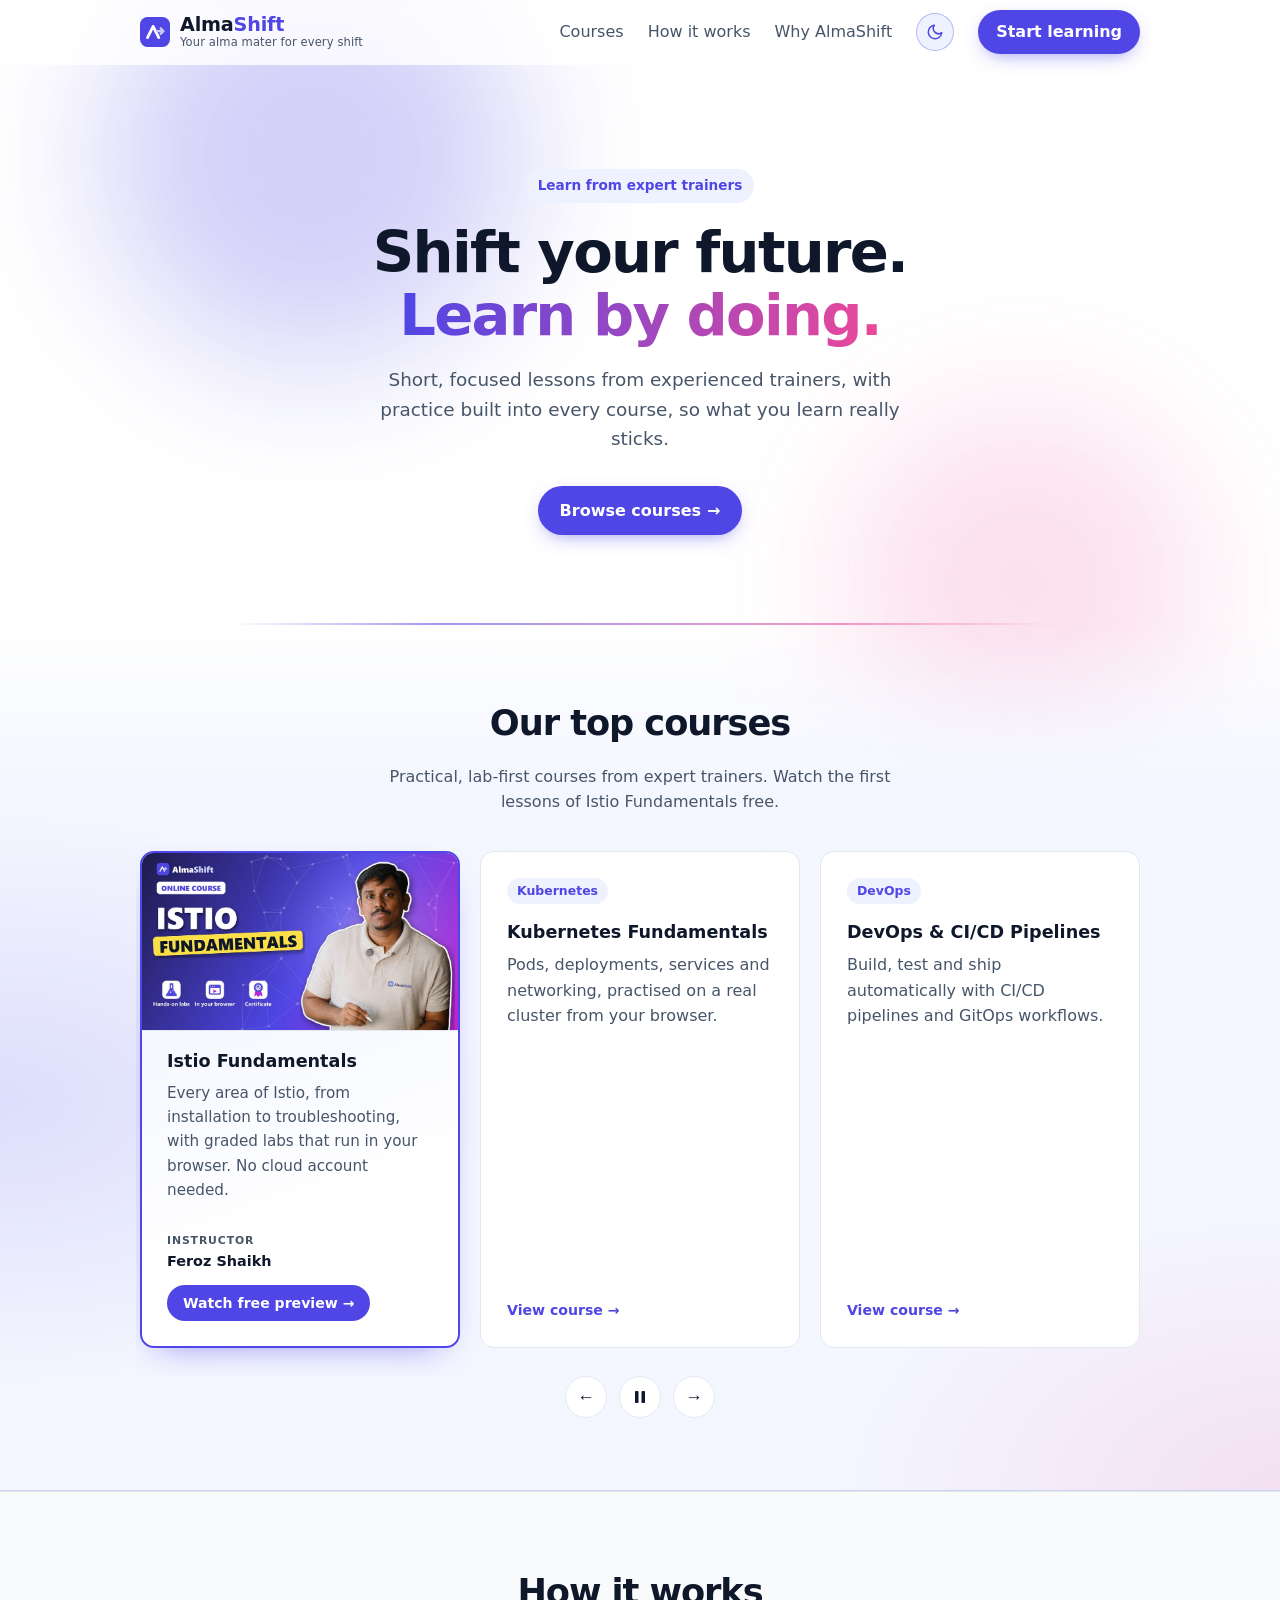
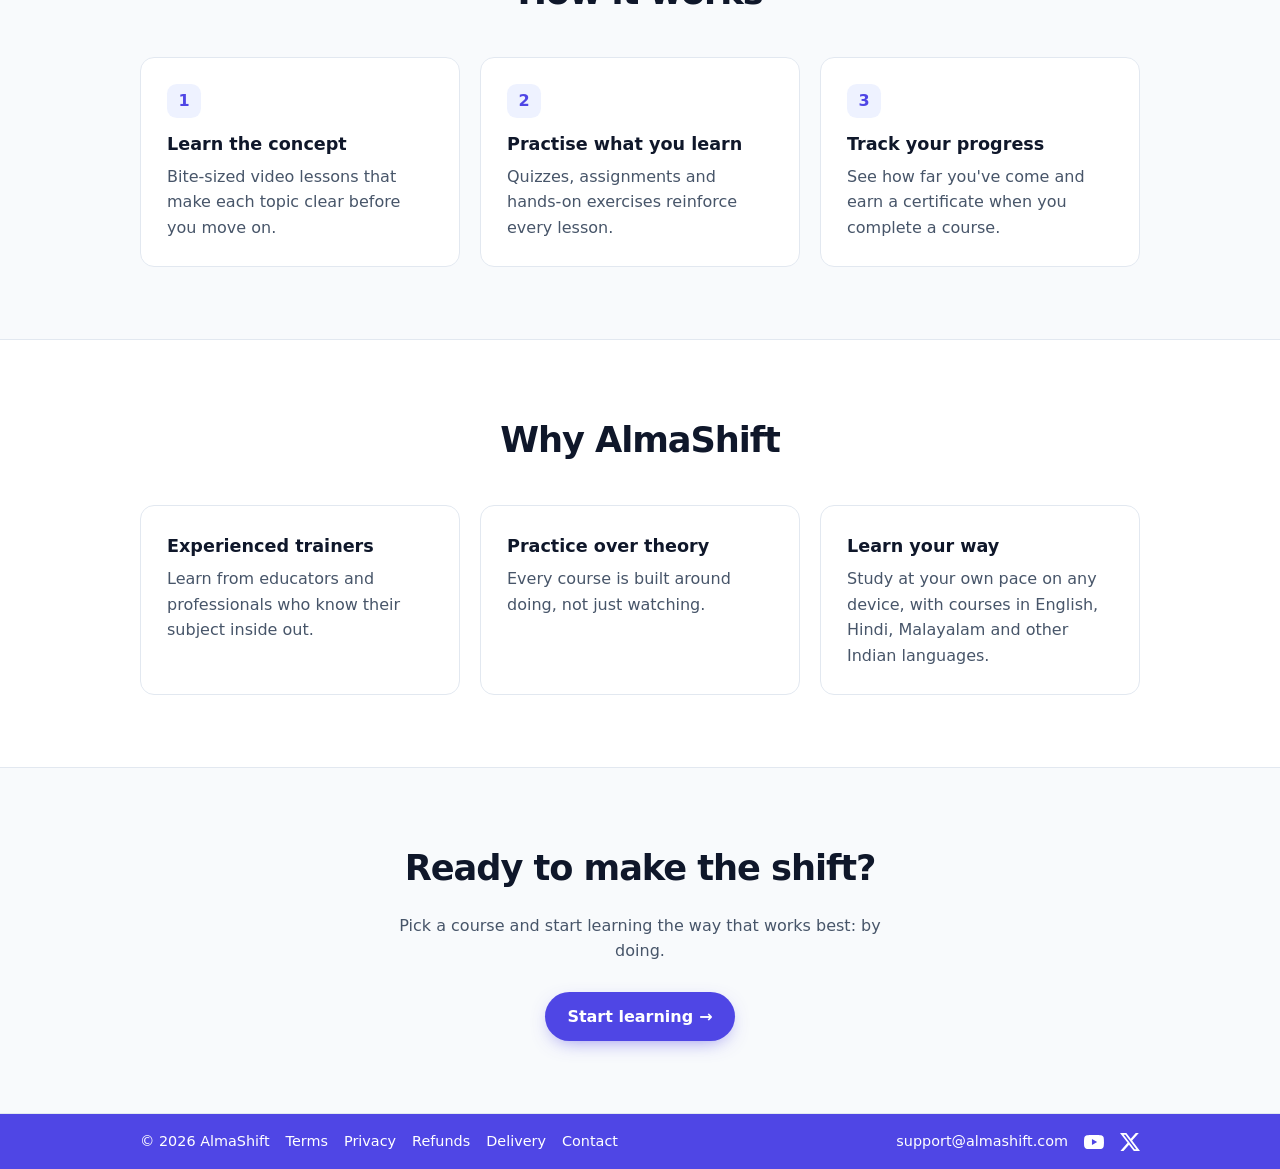
<file: site/index.html>
<!doctype html>
<html lang="en">
<head>
  <meta charset="utf-8">
  <meta name="viewport" content="width=device-width, initial-scale=1">
  <script>try{var t=localStorage.getItem('theme');if(t==='light'||t==='dark')document.documentElement.dataset.theme=t}catch(e){}</script>
  <title>AlmaShift | Learn by doing</title>
  <meta name="description" content="AlmaShift is an online academy. Short, focused lessons from expert trainers, with practice built into every course, so what you learn really sticks.">
  <link rel="canonical" href="https://www.almashift.com/">
  <link rel="icon" href="/favicon.ico" sizes="48x48">
  <link rel="icon" href="/favicon.svg" type="image/svg+xml">
  <link rel="icon" href="/favicon-192.png" type="image/png" sizes="192x192">
  <link rel="apple-touch-icon" href="/apple-touch-icon.png">
  <meta name="theme-color" content="#4f46e5">
  <meta property="og:type" content="website">
  <meta property="og:site_name" content="AlmaShift">
  <meta property="og:title" content="AlmaShift | Learn by doing">
  <meta property="og:description" content="Short lessons from expert trainers, with practice built into every course.">
  <meta property="og:url" content="https://www.almashift.com/">
  <meta property="og:image" content="https://www.almashift.com/og-image.png">
  <meta property="og:image:width" content="1200">
  <meta property="og:image:height" content="630">
  <meta property="og:image:alt" content="AlmaShift: Shift your future. Learn by doing.">
  <meta name="twitter:card" content="summary_large_image">
  <meta name="twitter:image" content="https://www.almashift.com/og-image.png">
  <!-- Structured data: who AlmaShift is, for search engines and AI answers (knowledge panel, site name) -->
  <script type="application/ld+json">
  {
    "@context": "https://schema.org",
    "@graph": [
      {
        "@type": "EducationalOrganization",
        "@id": "https://www.almashift.com/#organization",
        "name": "AlmaShift",
        "url": "https://www.almashift.com/",
        "logo": "https://www.almashift.com/img/logo-512.png",
        "description": "AlmaShift is an online academy. Short, focused lessons from expert trainers, with practice built into every course, so what you learn really sticks.",
        "email": "support@almashift.com",
        "sameAs": [
          "https://www.youtube.com/@almashift",
          "https://x.com/almashift",
          "https://github.com/almashift"
        ]
      },
      {
        "@type": "WebSite",
        "@id": "https://www.almashift.com/#website",
        "name": "AlmaShift",
        "url": "https://www.almashift.com/",
        "publisher": { "@id": "https://www.almashift.com/#organization" }
      },
      {
        "@type": "Course",
        "name": "Istio Fundamentals",
        "description": "Every area of Istio, from installation to troubleshooting, with graded labs that run in your browser. No cloud account needed.",
        "url": "https://learn.almashift.com/lms/courses/istio-fundamentals",
        "provider": { "@id": "https://www.almashift.com/#organization" },
        "hasCourseInstance": { "@type": "CourseInstance", "courseMode": "Online", "courseWorkload": "PT3H" }
      }
    ]
  }
  </script>
  <style>
    /* Indigo theme: colours plus a little "style" (corner radius, heading font) */
    :root {
      --bg: #ffffff; --bg-alt: #f8fafc; --text: #0f172a; --muted: #475569; --border: #e2e8f0;
      --brand: #4f46e5; --brand-strong: #4338ca; --brand-soft: #eef2ff; --on-brand: #ffffff;
      --accent: #ec4899;
      --radius: 14px; --btn-radius: 999px;
      --font-head: system-ui, -apple-system, "Segoe UI", Roboto, "Helvetica Neue", Arial, sans-serif;
      --head-tracking: -0.03em;
    }
    /* Dark theme: follows the device setting unless the visitor picked a theme with the toggle */
    @media (prefers-color-scheme: dark) {
      :root:not([data-theme="light"]) {
        --bg: #0b1120; --bg-alt: #111827; --text: #f1f5f9; --muted: #94a3b8; --border: #1e293b;
        --brand: #818cf8; --brand-strong: #a5b4fc; --brand-soft: #1e1b4b; --on-brand: #0b1120;
      }
    }
    :root[data-theme="dark"] {
      --bg: #0b1120; --bg-alt: #111827; --text: #f1f5f9; --muted: #94a3b8; --border: #1e293b;
      --brand: #818cf8; --brand-strong: #a5b4fc; --brand-soft: #1e1b4b; --on-brand: #0b1120;
    }
    :root { --max: 1040px; }

    * { box-sizing: border-box; }
    html { scroll-behavior: smooth; }
    section { scroll-margin-top: 64px; }
    body {
      margin: 0;
      font-family: system-ui, -apple-system, "Segoe UI", Roboto, "Helvetica Neue", Arial, sans-serif;
      background: var(--bg); color: var(--text); line-height: 1.6;
      transition: background-color .4s ease, color .4s ease;
    }
    h1, h2, h3, .wordmark { font-family: var(--font-head); }
    .wrap { max-width: var(--max); margin: 0 auto; padding: 0 20px; }

    /* Sticky header that gains a shadow once you scroll */
    header {
      position: sticky; top: 0; z-index: 10;
      background: color-mix(in srgb, var(--bg) 82%, transparent);
      backdrop-filter: blur(10px); -webkit-backdrop-filter: blur(10px);
      border-bottom: 1px solid transparent;
      transition: border-color .3s, box-shadow .3s;
    }
    header.scrolled { border-color: var(--border); box-shadow: 0 6px 24px -12px rgba(15, 23, 42, .25); }
    .nav { display: flex; align-items: center; justify-content: space-between; height: 64px; }
    .logo { display: flex; align-items: center; gap: 10px; font-weight: 800; font-size: 1.2rem; color: var(--text); text-decoration: none; letter-spacing: -0.01em; }
    .logo svg { flex: none; transition: transform .4s cubic-bezier(.34, 1.56, .64, 1); }
    .logo:hover svg { transform: rotate(-8deg) scale(1.08); }
    .logo .mark-bg { fill: var(--brand); }
    .logo .mark-a { stroke: var(--on-brand); }
    .logo .mark-arrow { stroke: color-mix(in srgb, var(--on-brand) 70%, var(--brand)); }
    .wordmark span { color: var(--brand); }
    .brand-text { display: flex; flex-direction: column; line-height: 1.15; }
    .tagline { font-size: .72rem; font-weight: 500; letter-spacing: .01em; color: var(--muted); white-space: nowrap; }
    .nav-links { display: flex; align-items: center; gap: 24px; }
    .nav-links .link { position: relative; color: var(--muted); text-decoration: none; font-weight: 500; transition: color .2s; }
    .nav-links .link::after {
      content: ""; position: absolute; left: 0; right: 0; bottom: -4px; height: 2px; border-radius: 2px;
      background: var(--brand); transform: scaleX(0); transform-origin: left; transition: transform .25s ease;
    }
    .nav-links .link:hover { color: var(--text); }
    .nav-links .link:hover::after { transform: scaleX(1); }

    .btn {
      display: inline-flex; align-items: center; gap: 6px; padding: 12px 22px; border-radius: var(--btn-radius);
      font-weight: 600; text-decoration: none;
      background: var(--brand); color: var(--on-brand);
      box-shadow: 0 6px 20px -8px color-mix(in srgb, var(--brand) 70%, transparent);
      transition: transform .2s ease, box-shadow .2s ease, background .2s ease;
    }
    .btn:hover {
      background: var(--brand-strong); transform: translateY(-2px);
      box-shadow: 0 12px 28px -10px color-mix(in srgb, var(--brand) 80%, transparent);
    }
    .btn .arrow { display: inline-block; transition: transform .2s ease; }
    .btn:hover .arrow { transform: translateX(4px); }
    .nav .btn { padding: 9px 18px; }

    /* Hero with slowly drifting colour glows */
    /* Glows may spill down into the courses section (never sideways, so no horizontal scroll) */
    .hero { position: relative; isolation: isolate; overflow: hidden; overflow: clip visible; padding: 104px 0 88px; text-align: center; }
    .hero::before, .hero::after {
      content: ""; position: absolute; z-index: -1; border-radius: 50%; filter: blur(70px); opacity: .55;
    }
    .hero::before {
      width: 420px; height: 420px; top: -120px; left: 8%;
      background: color-mix(in srgb, var(--brand) 45%, transparent);
      animation: drift 16s ease-in-out infinite alternate;
    }
    .hero::after {
      width: 360px; height: 360px; bottom: -140px; right: 6%;
      background: color-mix(in srgb, var(--accent) 30%, transparent);
      animation: drift 20s ease-in-out infinite alternate-reverse;
    }
    @keyframes drift {
      from { transform: translate(0, 0) scale(1); }
      to   { transform: translate(60px, 40px) scale(1.15); }
    }
    .eyebrow { display: inline-block; padding: 6px 12px; border-radius: var(--btn-radius); background: var(--brand-soft); color: var(--brand); font-weight: 600; font-size: .85rem; }
    h1 { font-size: clamp(2.3rem, 6vw, 3.6rem); line-height: 1.1; letter-spacing: var(--head-tracking); margin: 18px 0; }
    h1 em {
      font-style: normal;
      background: linear-gradient(90deg, var(--brand), var(--accent), var(--brand));
      background-size: 200% auto;
      -webkit-background-clip: text; background-clip: text; color: transparent;
      animation: shimmer 6s linear infinite;
    }
    @keyframes shimmer { to { background-position: 200% center; } }
    .lead { font-size: 1.15rem; color: var(--muted); max-width: 36rem; margin: 0 auto 32px; }

    /* Hero entrance, staggered */
    .hero .wrap > * { opacity: 0; transform: translateY(16px); animation: rise .7s cubic-bezier(.2, .7, .2, 1) forwards; }
    .hero .wrap > :nth-child(2) { animation-delay: .1s; }
    .hero .wrap > :nth-child(3) { animation-delay: .2s; }
    .hero .wrap > :nth-child(4) { animation-delay: .3s; }
    @keyframes rise { to { opacity: 1; transform: none; } }

    section { padding: 72px 0; }
    .alt { background: var(--bg-alt); border-top: 1px solid var(--border); border-bottom: 1px solid var(--border); }
    /* Top courses: soft indigo wash with indigo and pink glows, so the cards stand out from the white page.
       The wash fades in from transparent at the top, so the hero blends into it with no hard edge. */
    .courses-band {
      position: relative; z-index: 0;
      background:
        radial-gradient(700px 420px at 0% 55%, color-mix(in srgb, var(--brand) 14%, transparent), transparent 70%),
        radial-gradient(640px 400px at 100% 100%, color-mix(in srgb, var(--accent) 13%, transparent), transparent 70%),
        linear-gradient(to bottom, transparent 0, color-mix(in srgb, var(--brand-soft) 65%, var(--bg)) 160px);
      border-bottom: 1px solid color-mix(in srgb, var(--brand) 14%, var(--border));
    }
    /* Separator from the hero: a thin indigo-to-pink line that fades out at both ends */
    .courses-band::before {
      content: ""; position: absolute; top: 0; left: 50%; transform: translateX(-50%);
      width: min(820px, 86%); height: 2px; border-radius: 2px;
      background: linear-gradient(90deg, transparent, var(--brand) 25%, var(--accent) 75%, transparent);
      opacity: .55;
    }
    h2 { font-size: clamp(1.7rem, 3.4vw, 2.2rem); letter-spacing: var(--head-tracking); margin: 0 0 36px; text-align: center; }
    .grid { display: grid; grid-template-columns: repeat(3, 1fr); gap: 20px; }
    .card {
      background: var(--bg); border: 1px solid var(--border); border-radius: var(--radius); padding: 26px;
      transition: transform .25s ease, box-shadow .25s ease, border-color .25s ease;
    }
    .card:hover {
      transform: translateY(-4px); border-color: color-mix(in srgb, var(--brand) 40%, var(--border));
      box-shadow: 0 16px 36px -18px rgba(15, 23, 42, .35);
    }
    .num {
      width: 34px; height: 34px; border-radius: calc(var(--radius) * .7); display: grid; place-items: center;
      background: var(--brand-soft); color: var(--brand); font-weight: 800; margin-bottom: 12px;
      transition: background .25s, color .25s, transform .25s;
    }
    .card:hover .num { background: var(--brand); color: var(--on-brand); transform: scale(1.08); }

    /* Scroll reveal: elements fade up as they enter the viewport */
    /* Uses `translate` so it never fights the cards' hover `transform` */
    .reveal { opacity: 0; translate: 0 24px; transition: opacity .7s ease, translate .7s cubic-bezier(.2, .7, .2, 1); }
    .reveal.in { opacity: 1; translate: 0 0; }
    .card.reveal {
      transition: opacity .7s ease, translate .7s cubic-bezier(.2, .7, .2, 1),
                  transform .25s ease, box-shadow .25s ease, border-color .25s ease;
    }
    .card h3 { margin: 0 0 6px; font-size: 1.1rem; }
    .card p { margin: 0; color: var(--muted); }

    /* Courses carousel: scroll-snap track of cards, each card a link into the LMS */
    .section-sub { color: var(--muted); text-align: center; margin: -24px auto 36px; max-width: 34rem; }
    .track {
      display: flex; gap: 20px; overflow-x: auto; scroll-snap-type: x mandatory; overscroll-behavior-x: contain;
      padding: 8px 4px 28px; margin: -8px -4px 0; scroll-padding-inline: 4px; scrollbar-width: none;
    }
    .track::-webkit-scrollbar { display: none; }
    .track > .card { flex: 0 0 calc((100% - 40px) / 3); scroll-snap-align: start; }
    .carousel-nav { display: flex; justify-content: center; gap: 12px; }
    .carousel-btn {
      width: 42px; height: 42px; border-radius: 50%; display: grid; place-items: center; cursor: pointer;
      border: 1px solid var(--border); background: var(--bg); color: var(--text); font-size: 1.1rem;
      transition: border-color .2s, color .2s, opacity .2s;
    }
    .carousel-btn:hover:not(:disabled) { border-color: var(--brand); color: var(--brand); }
    .carousel-btn:disabled { opacity: .35; cursor: default; }
    .carousel-btn:focus-visible, .track:focus-visible { outline: 2px solid var(--brand); outline-offset: 3px; }
    .carousel-btn svg { fill: currentColor; }
    .carousel-btn .icon-play, .carousel-btn[aria-pressed="true"] .icon-pause { display: none; }
    .carousel-btn[aria-pressed="true"] .icon-play { display: block; }
    a.card { display: flex; flex-direction: column; color: inherit; text-decoration: none; }
    .badge {
      align-self: flex-start; margin-bottom: 14px; padding: 3px 10px; border-radius: var(--btn-radius);
      background: var(--brand-soft); color: var(--brand); font-size: .78rem; font-weight: 700;
    }
    .badge.first { background: var(--brand); color: var(--on-brand); }
    .course-meta { margin-top: auto; padding-top: 16px; color: var(--brand); font-size: .88rem; font-weight: 600; }
    .course-meta .arrow { display: inline-block; transition: transform .25s; }
    a.card:hover .course-meta .arrow { transform: translateX(4px); }
    /* Featured course: brand border, soft indigo wash and a filled call-to-action so it stands out */
    .card.featured {
      border: 2px solid var(--brand); padding: 25px;
      background: linear-gradient(160deg, var(--brand-soft) 0%, var(--bg) 70%);
      box-shadow: 0 14px 34px -20px color-mix(in srgb, var(--brand) 70%, transparent);
    }
    .card.featured:hover { border-color: var(--brand); box-shadow: 0 18px 40px -16px color-mix(in srgb, var(--brand) 75%, transparent); }
    .card.featured .course-meta {
      align-self: flex-start; margin-top: auto; padding: 7px 16px; border-radius: var(--btn-radius);
      background: var(--brand); color: var(--on-brand);
    }
    .card.featured p { margin-bottom: 16px; }
    /* Course thumbnail (the YouTube thumbnail design) across the top of the card, edge to edge */
    .card .card-thumb {
      display: block; width: calc(100% + 50px); max-width: none; height: auto; aspect-ratio: 16 / 9; object-fit: cover;
      margin: -25px -25px 18px; border-bottom: 1px solid var(--border);
    }
    .card:not(.featured) .card-thumb { width: calc(100% + 52px); margin: -26px -26px 18px; }
    a.card:hover .card-thumb { filter: brightness(1.04); }
    /* Compact layout under the thumbnail: the thumbnail already names the course, so the pill is only for
       screen readers; instructor and the call-to-action share one row */
    .card:has(.card-thumb) .badge {
      position: absolute; width: 1px; height: 1px; overflow: hidden; clip-path: inset(50%); white-space: nowrap; margin: 0;
    }
    .card:has(.card-thumb) .card-thumb { margin-bottom: 16px; }
    .card:has(.card-thumb) p { margin-bottom: 0; font-size: .95rem; }
    .card-foot { margin-top: auto; padding-top: 14px; display: flex; align-items: flex-end; justify-content: space-between; gap: 12px; flex-wrap: wrap; }
    .card-foot .instructor { margin-top: 0; padding-top: 0; }
    .card.featured .card-foot .course-meta { margin-top: 0; }
    /* Course creator: photo in the card's bottom-right corner, fading into the card background,
       with an "Instructor" label and name above the card's link */
    a.card { position: relative; overflow: hidden; isolation: isolate; }
    .card .instructor-photo {
      position: absolute; right: 0; bottom: 0; z-index: -1; width: 40%; height: auto; pointer-events: none;
      /* Fade only the left and top edges (background, not the face) */
      -webkit-mask-image: linear-gradient(to right, transparent 0%, #000 32%), linear-gradient(to bottom, transparent 0%, #000 10%);
      -webkit-mask-composite: source-in;
              mask-image: linear-gradient(to right, transparent 0%, #000 32%), linear-gradient(to bottom, transparent 0%, #000 10%);
              mask-composite: intersect;
    }
    .card .instructor {
      margin-top: auto; padding-top: 16px; display: flex; flex-direction: column;
      font-size: .9rem; font-weight: 700; color: var(--text);
    }
    .card .instructor small {
      font-size: .68rem; font-weight: 700; letter-spacing: .08em; text-transform: uppercase; color: var(--muted);
    }
    .card .instructor + .course-meta { margin-top: 12px; }
    .card:not(.featured) .instructor + .course-meta { padding-top: 0; }

    .cta { text-align: center; }
    .cta p { color: var(--muted); margin: -20px auto 28px; max-width: 32rem; }

    /* Footer uses the button colours (brand background, on-brand text) in both themes */
    footer { background: var(--brand); padding: 16px 0; color: var(--on-brand); font-size: .9rem; }
    .foot { display: flex; flex-wrap: wrap; gap: 12px; justify-content: space-between; align-items: center; }
    .foot a { color: var(--on-brand); text-decoration: none; }
    .foot a:hover { text-decoration: underline; text-underline-offset: 3px; }
    .foot-links { display: flex; flex-wrap: wrap; align-items: center; gap: 4px 16px; }
    .social { display: inline-flex; transition: color .2s ease, transform .2s ease; }
    .social:hover { color: #fff; transform: translateY(-2px); }
    .social svg { width: 20px; height: 20px; fill: currentColor; }


    /* Respect users who turn off animations */
    @media (prefers-reduced-motion: reduce) {
      html { scroll-behavior: auto; }
      *, *::before, *::after { animation: none !important; transition: none !important; }
      .hero .wrap > *, .reveal { opacity: 1; transform: none; translate: none; }
    }

    @media (max-width: 800px) {
      .grid { grid-template-columns: 1fr; }
      .hero { padding: 64px 0 56px; }
      section { padding: 56px 0; }
    }
    @media (max-width: 800px) { .track > .card { flex-basis: calc((100% - 20px) / 2); } }
    @media (max-width: 560px) { .track > .card { flex-basis: 85%; } }
    @media (max-width: 560px) {
      .wrap { padding: 0 16px; }
      .nav-links .link { display: none; }
      .tagline { font-size: .66rem; }
      /* Room for the theme toggle next to the button on phones */
      .nav-links { gap: 10px; }
      .nav .btn { padding: 9px 16px; font-size: .9rem; white-space: nowrap; }
    }
    @media (max-width: 400px) { .tagline { display: none; } }

    /* Light/dark toggle: indigo moon in light mode; a glowing amber sun in dark mode so the
       way back to light is easy to spot */
    .theme-toggle {
      width: 38px; height: 38px; border-radius: 50%; display: grid; place-items: center; flex: none; cursor: pointer;
      border: 1px solid color-mix(in srgb, var(--brand) 35%, transparent);
      background: var(--brand-soft); color: var(--brand);
      transition: color .2s, background-color .2s, border-color .2s, box-shadow .2s, transform .3s;
    }
    .theme-toggle:hover { border-color: var(--brand); transform: rotate(-15deg); }
    .theme-toggle[data-current="dark"] {
      color: #fbbf24; background: rgba(251, 191, 36, .14); border-color: rgba(251, 191, 36, .55);
      box-shadow: 0 0 16px -2px rgba(251, 191, 36, .55);
    }
    .theme-toggle[data-current="dark"]:hover { background: rgba(251, 191, 36, .24); border-color: #fbbf24; }
    @media (max-width: 560px) { .nav .theme-toggle { width: 34px; height: 34px; } }
    .theme-toggle:focus-visible { outline: 2px solid var(--brand); outline-offset: 2px; }
    .theme-toggle svg { width: 18px; height: 18px; }
    .theme-toggle .icon-sun, .theme-toggle[data-current="dark"] .icon-moon { display: none; }
    .theme-toggle[data-current="dark"] .icon-sun { display: block; }
  </style>
</head>
<body>

<header>
  <div class="wrap nav">
    <a class="logo" href="/" aria-label="AlmaShift home">
      <svg width="30" height="30" viewBox="0 0 64 64" aria-hidden="true">
        <rect class="mark-bg" width="64" height="64" rx="16"/>
        <path class="mark-a" d="M16 44 L28 20 L40 44" fill="none" stroke-width="6" stroke-linecap="round" stroke-linejoin="round"/>
        <path class="mark-arrow" d="M36 30 H50 M44 24 L50 30 L44 36" fill="none" stroke-width="5" stroke-linecap="round" stroke-linejoin="round"/>
      </svg>
      <span class="brand-text">
        <span class="wordmark">Alma<span>Shift</span></span>
        <span class="tagline">Your alma mater for every shift</span>
      </span>
    </a>
    <nav class="nav-links" aria-label="Main">
      <a class="link" href="#courses">Courses</a>
      <a class="link" href="#how">How it works</a>
      <a class="link" href="#why">Why AlmaShift</a>
      <button class="theme-toggle" type="button" aria-label="Switch to dark mode"><svg class="icon-moon" viewBox="0 0 24 24" fill="none" stroke="currentColor" stroke-width="2" stroke-linecap="round" stroke-linejoin="round" aria-hidden="true"><path d="M21 12.8A9 9 0 1 1 11.2 3a7 7 0 0 0 9.8 9.8z"/></svg><svg class="icon-sun" viewBox="0 0 24 24" fill="none" stroke="currentColor" stroke-width="2" stroke-linecap="round" aria-hidden="true"><circle cx="12" cy="12" r="4"/><path d="M12 2v2M12 20v2M4.9 4.9l1.4 1.4M17.7 17.7l1.4 1.4M2 12h2M20 12h2M4.9 19.1l1.4-1.4M17.7 6.3l1.4-1.4"/></svg></button>
      <a class="btn" href="https://learn.almashift.com/lms/courses">Start learning</a>
    </nav>
  </div>
</header>

<main>
  <div class="hero">
    <div class="wrap">
      <span class="eyebrow">Learn from expert trainers</span>
      <h1>Shift your future.<br><em>Learn by doing.</em></h1>
      <p class="lead">Short, focused lessons from experienced trainers, with practice built into every course, so what you learn really sticks.</p>
      <a class="btn" href="https://learn.almashift.com/lms/courses">Browse courses <span class="arrow">&rarr;</span></a>
    </div>
  </div>

  <!-- Cards link to the LMS course list until each course is published;
       then point each href at https://learn.almashift.com/lms/courses/<course-slug> -->
  <section id="courses" class="courses-band" aria-roledescription="carousel" aria-label="Top courses">
    <div class="wrap">
      <h2 class="reveal">Our top courses</h2>
      <p class="section-sub reveal">Practical, lab-first courses from expert trainers. Watch the first lessons of Istio Fundamentals free.</p>
      <div class="carousel reveal">
        <div class="track" tabindex="0" aria-label="Course list, scroll sideways for more">
          <a class="card featured" href="https://learn.almashift.com/lms/courses/istio-fundamentals">
            <img class="card-thumb" src="img/istio-fundamentals.jpg" srcset="img/istio-fundamentals.jpg 960w, img/istio-fundamentals@2x.jpg 1280w"
                 sizes="(max-width: 700px) 90vw, 360px" width="960" height="540" loading="lazy"
                 alt="Istio Fundamentals course thumbnail with instructor Feroz Shaikh: hands-on labs, in your browser, certificate">
            <span class="badge first">Istio</span>
            <h3>Istio Fundamentals</h3>
            <p>Every area of Istio, from installation to troubleshooting, with graded labs that run in your browser. No cloud account needed.</p>
            <span class="card-foot">
              <span class="instructor" aria-hidden="true"><small>Instructor</small>Feroz Shaikh</span>
              <span class="course-meta">Watch free preview <span class="arrow">&rarr;</span></span>
            </span>
          </a>
          <a class="card" href="https://learn.almashift.com/lms/courses">
            <span class="badge">Kubernetes</span>
            <h3>Kubernetes Fundamentals</h3>
            <p>Pods, deployments, services and networking, practised on a real cluster from your browser.</p>
            <span class="course-meta">View course <span class="arrow">&rarr;</span></span>
          </a>
          <a class="card" href="https://learn.almashift.com/lms/courses">
            <span class="badge">DevOps</span>
            <h3>DevOps &amp; CI/CD Pipelines</h3>
            <p>Build, test and ship automatically with CI/CD pipelines and GitOps workflows.</p>
            <span class="course-meta">View course <span class="arrow">&rarr;</span></span>
          </a>
          <a class="card" href="https://learn.almashift.com/lms/courses">
            <span class="badge">Early access</span>
            <h3>Istio for ICA Exam</h3>
            <p>Take a real microservices store to production: deep traffic management, zero-trust security, upgrades and a timed mock exam.</p>
            <span class="instructor" aria-hidden="true"><small>Instructor</small>Feroz Shaikh</span>
            <span class="course-meta">View course <span class="arrow">&rarr;</span></span>
          </a>
          <a class="card" href="https://learn.almashift.com/lms/courses">
            <span class="badge">AWS</span>
            <h3>Cloud Security on AWS</h3>
            <p>IAM, network security, encryption and threat detection on AWS, practised step by step in guided labs.</p>
            <span class="course-meta">View course <span class="arrow">&rarr;</span></span>
          </a>
          <a class="card" href="https://learn.almashift.com/lms/courses">
            <span class="badge">GCP</span>
            <h3>Cloud Security on GCP</h3>
            <p>IAM, VPC security, encryption and security monitoring on Google Cloud, practised step by step in guided labs.</p>
            <span class="course-meta">View course <span class="arrow">&rarr;</span></span>
          </a>
        </div>
        <div class="carousel-nav">
          <button class="carousel-btn" type="button" data-dir="-1" aria-label="Previous courses">&larr;</button>
          <button class="carousel-btn" type="button" data-play aria-label="Pause auto-scroll" aria-pressed="false">
            <svg class="icon-pause" width="14" height="14" viewBox="0 0 14 14" aria-hidden="true"><rect x="2" y="1" width="3.5" height="12" rx="1"/><rect x="8.5" y="1" width="3.5" height="12" rx="1"/></svg>
            <svg class="icon-play" width="14" height="14" viewBox="0 0 14 14" aria-hidden="true"><path d="M3 1.5v11a1 1 0 0 0 1.5.86l9-5.5a1 1 0 0 0 0-1.72l-9-5.5A1 1 0 0 0 3 1.5z"/></svg>
          </button>
          <button class="carousel-btn" type="button" data-dir="1" aria-label="Next courses">&rarr;</button>
        </div>
      </div>
    </div>
  </section>

  <section id="how" class="alt">
    <div class="wrap">
      <h2 class="reveal">How it works</h2>
      <div class="grid">
        <div class="card reveal">
          <div class="num">1</div>
          <h3>Learn the concept</h3>
          <p>Bite-sized video lessons that make each topic clear before you move on.</p>
        </div>
        <div class="card reveal">
          <div class="num">2</div>
          <h3>Practise what you learn</h3>
          <p>Quizzes, assignments and hands-on exercises reinforce every lesson.</p>
        </div>
        <div class="card reveal">
          <div class="num">3</div>
          <h3>Track your progress</h3>
          <p>See how far you've come and earn a certificate when you complete a course.</p>
        </div>
      </div>
    </div>
  </section>

  <section id="why">
    <div class="wrap">
      <h2 class="reveal">Why AlmaShift</h2>
      <div class="grid">
        <div class="card reveal">
          <h3>Experienced trainers</h3>
          <p>Learn from educators and professionals who know their subject inside out.</p>
        </div>
        <div class="card reveal">
          <h3>Practice over theory</h3>
          <p>Every course is built around doing, not just watching.</p>
        </div>
        <div class="card reveal">
          <h3>Learn your way</h3>
          <p>Study at your own pace on any device, with courses in English, Hindi, Malayalam and other Indian languages.</p>
        </div>
      </div>
    </div>
  </section>

  <section class="alt cta">
    <div class="wrap">
      <h2 class="reveal">Ready to make the shift?</h2>
      <p class="reveal">Pick a course and start learning the way that works best: by doing.</p>
      <a class="btn" href="https://learn.almashift.com/lms/courses">Start learning <span class="arrow">&rarr;</span></a>
    </div>
  </section>
</main>

<footer>
  <div class="wrap foot">
    <div class="foot-links">
      <span>&copy; 2026 AlmaShift</span>
      <a href="terms.html">Terms</a>
      <a href="privacy.html">Privacy</a>
      <a href="refund.html">Refunds</a>
      <a href="shipping.html">Delivery</a>
      <a href="contact.html">Contact</a>
    </div>
    <div class="foot-links">
      <a href="mailto:support@almashift.com">support@almashift.com</a>
      <a class="social" href="https://www.youtube.com/@almashift" aria-label="AlmaShift on YouTube" rel="me noopener" target="_blank">
        <svg viewBox="0 0 24 24" aria-hidden="true"><path d="M23.5 6.19a3.02 3.02 0 0 0-2.12-2.14C19.5 3.55 12 3.55 12 3.55s-7.5 0-9.38.5A3.02 3.02 0 0 0 .5 6.19C0 8.07 0 12 0 12s0 3.93.5 5.81a3.02 3.02 0 0 0 2.12 2.14c1.87.5 9.38.5 9.38.5s7.5 0 9.38-.5a3.02 3.02 0 0 0 2.12-2.14C24 15.93 24 12 24 12s0-3.93-.5-5.81zM9.55 15.57V8.43L15.82 12l-6.27 3.57z"/></svg>
      </a>
      <a class="social" href="https://x.com/almashift" aria-label="AlmaShift on X" rel="me noopener" target="_blank">
        <svg viewBox="0 0 24 24" aria-hidden="true"><path d="M18.9 1.15h3.68l-8.04 9.19L24 22.85h-7.41l-5.8-7.58-6.64 7.58H.47l8.6-9.83L0 1.15h7.59l5.24 6.93zM17.61 20.64h2.04L6.49 3.24H4.3z"/></svg>
      </a>
    </div>
  </div>
</footer>

<script>
  // Header shadow after scrolling a little
  const header = document.querySelector('header');
  const onScroll = () => header.classList.toggle('scrolled', window.scrollY > 8);
  window.addEventListener('scroll', onScroll, { passive: true });
  onScroll();

  // Fade elements up as they enter the viewport; cards in a row are staggered
  document.querySelectorAll('.grid').forEach(grid =>
    [...grid.children].forEach((el, i) => (el.style.transitionDelay = `${i * 0.1}s`)));
  if ('IntersectionObserver' in window) {
    const io = new IntersectionObserver(entries => entries.forEach(e => {
      if (!e.isIntersecting) return;
      const el = e.target;
      el.classList.add('in');
      io.unobserve(el);
      // Drop the stagger once revealed so hover effects respond instantly
      el.addEventListener('transitionend', () => (el.style.transitionDelay = ''), { once: true });
    }), { threshold: 0.15 });
    document.querySelectorAll('.reveal').forEach(el => io.observe(el));
  } else {
    document.querySelectorAll('.reveal').forEach(el => el.classList.add('in'));
  }

  // Courses carousel: endless in both directions. Before a step would run past either
  // end, the card already scrolled out of view is moved to the other end and the scroll
  // position shifted by one card in the same instant, so every slide is exactly one
  // card and always continues the same way.
  const carousel = document.querySelector('.carousel');
  const track = carousel.querySelector('.track');
  const playBtn = carousel.querySelector('[data-play]');
  const reduceMotion = matchMedia('(prefers-reduced-motion: reduce)').matches;
  const move = dir => {
    const max = track.scrollWidth - track.clientWidth;
    if (max <= 2) return; // every card already fits on screen
    const step = track.firstElementChild.getBoundingClientRect().width + 20;
    const wrapsForward = dir > 0 && track.scrollLeft + step > max + 2;
    const wrapsBack = dir < 0 && track.scrollLeft - step < -2;
    if (wrapsForward || wrapsBack) {
      // Snapping off while cards are reshuffled, or the browser re-snaps to the old card
      // and cancels the slide; it comes back once the slide has landed on a card.
      track.style.scrollSnapType = 'none';
      clearTimeout(resnap);
      resnap = setTimeout(() => (track.style.scrollSnapType = ''), 900);
      if (wrapsForward) {
        track.append(track.firstElementChild);
        track.scrollLeft -= step;
      } else {
        track.prepend(track.lastElementChild);
        track.scrollLeft += step;
      }
    }
    track.scrollBy({ left: dir * step, behavior: reduceMotion ? 'auto' : 'smooth' });
  };
  let resnap;
  carousel.querySelectorAll('.carousel-btn[data-dir]').forEach(btn =>
    btn.addEventListener('click', () => move(Number(btn.dataset.dir))));

  // Autoplay: advance every 4s. Pauses while the visitor hovers, touches or tabs into
  // the carousel, while the tab is hidden, or via the pause button. Off entirely for
  // people who ask for reduced motion.
  let stopped = reduceMotion, holding = false;
  const tick = () => {
    if (stopped || holding || document.hidden) return;
    move(1);
  };
  setInterval(tick, 4000);
  const setStopped = value => {
    stopped = value;
    playBtn.setAttribute('aria-pressed', String(value));
    playBtn.setAttribute('aria-label', value ? 'Start auto-scroll' : 'Pause auto-scroll');
  };
  setStopped(stopped);
  playBtn.addEventListener('click', () => setStopped(!stopped));
  carousel.addEventListener('mouseenter', () => (holding = true));
  carousel.addEventListener('mouseleave', () => (holding = false));
  carousel.addEventListener('focusin', () => (holding = true));
  carousel.addEventListener('focusout', () => (holding = false));
  track.addEventListener('touchstart', () => setStopped(true), { passive: true });

</script>
<script src="theme.js" defer></script>
</body>
</html>
</file>
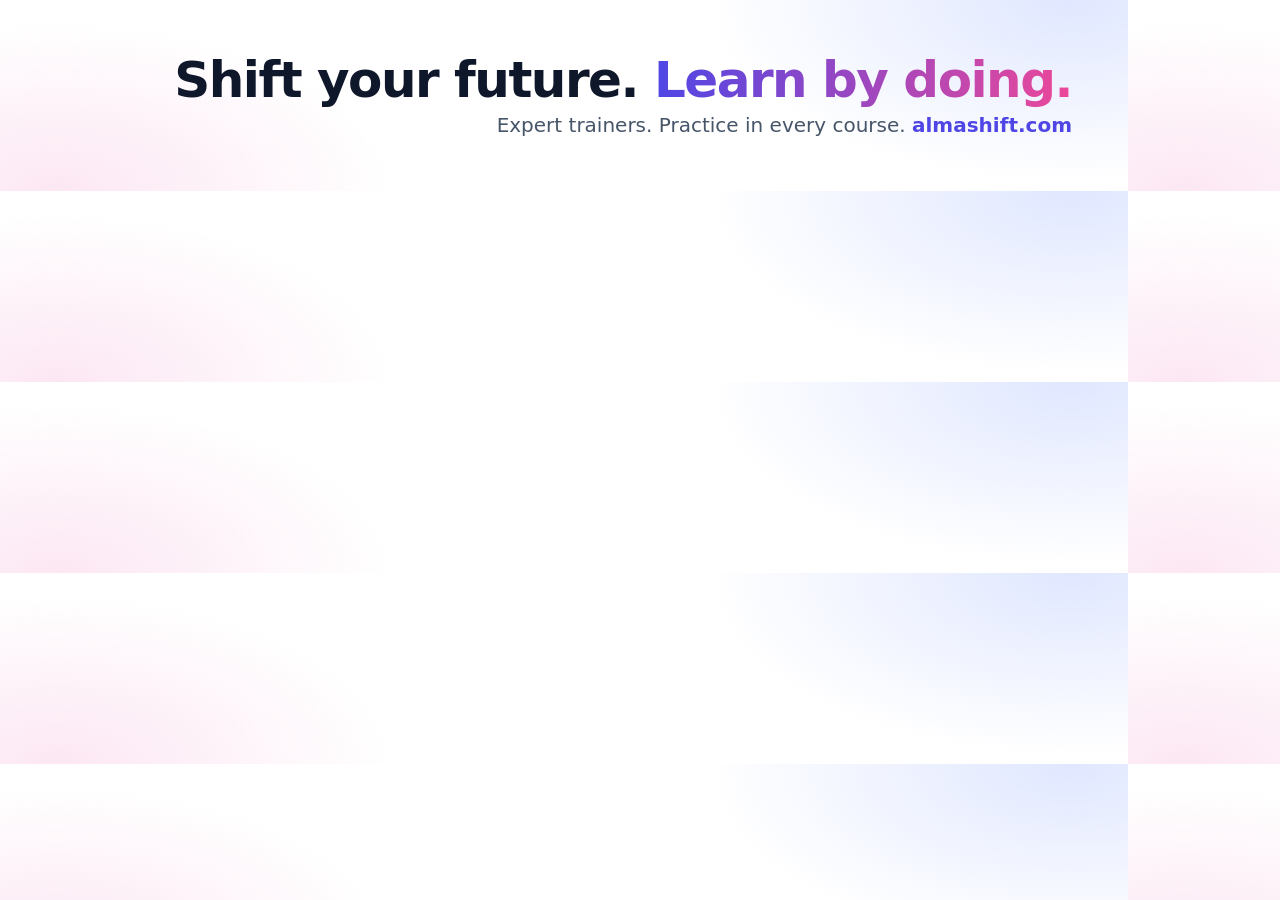
<file: brand/banner-linkedin.html>
<!doctype html>
<!-- LinkedIn company page cover, 1128x191 rendered at 2x (2256x382).
     The page logo covers the bottom-left corner on desktop, so text sits on the right.
     Render: chrome --headless=new --screenshot --window-size=1128,191 --force-device-scale-factor=2 -->
<html><head><meta charset="utf-8">
<style>
  html, body { margin: 0; width: 1128px; height: 191px; overflow: hidden; }
  body {
    font-family: "Segoe UI", system-ui, Arial, sans-serif; color: #0f172a;
    background:
      radial-gradient(520px 260px at 95% 0%, #e0e7ff 0%, transparent 70%),
      radial-gradient(480px 240px at 5% 100%, #fce7f3 0%, transparent 70%),
      #ffffff;
    display: flex; align-items: center; justify-content: flex-end;
    box-sizing: border-box; padding: 0 56px;
  }
  .text { display: flex; flex-direction: column; align-items: flex-end; gap: 8px; }
  h1 { margin: 0; white-space: nowrap; font-size: 50px; line-height: 1; letter-spacing: -1.5px; font-weight: 800; }
  h1 em {
    font-style: normal; color: transparent;
    background: linear-gradient(90deg, #4f46e5, #ec4899);
    -webkit-background-clip: text; background-clip: text;
  }
  p { margin: 0; font-size: 20px; color: #475569; }
  p b { color: #4f46e5; }
</style></head>
<body>
  <div class="text">
    <h1>Shift your future. <em>Learn by doing.</em></h1>
    <p>Expert trainers. Practice in every course. <b>almashift.com</b></p>
  </div>
</body></html>
</file>
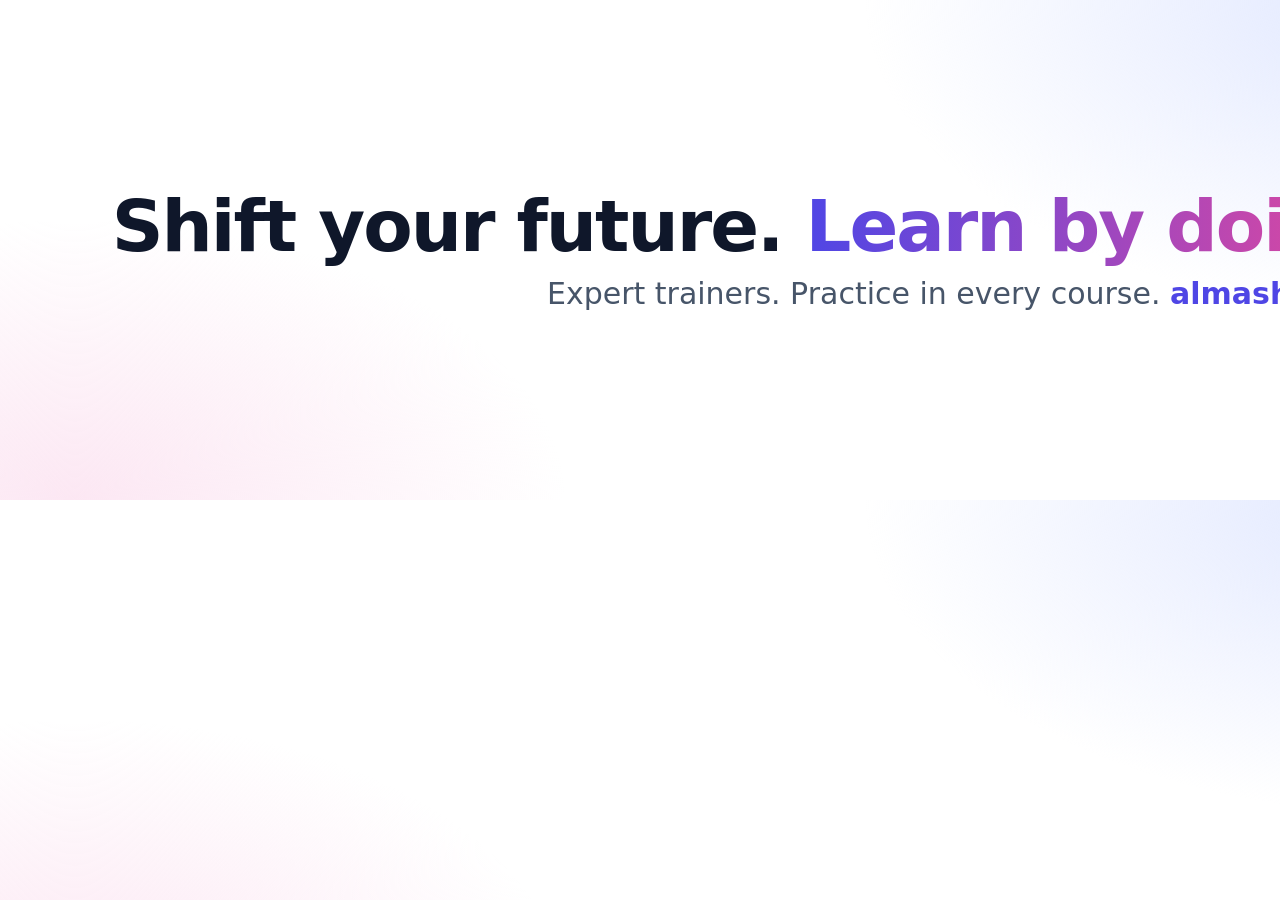
<file: brand/banner-x.html>
<!doctype html>
<!-- X (Twitter) header, 1500x500.
     The profile picture covers the bottom-left corner and mobile crops top and bottom, so text sits on the right.
     Render: chrome --headless=new --screenshot --window-size=1500,500 --force-device-scale-factor=1 -->
<html><head><meta charset="utf-8">
<style>
  html, body { margin: 0; width: 1500px; height: 500px; overflow: hidden; }
  body {
    font-family: "Segoe UI", system-ui, Arial, sans-serif; color: #0f172a;
    background:
      radial-gradient(800px 450px at 95% 0%, #e0e7ff 0%, transparent 70%),
      radial-gradient(700px 400px at 5% 100%, #fce7f3 0%, transparent 70%),
      #ffffff;
    display: flex; align-items: center; justify-content: flex-end;
    box-sizing: border-box; padding: 0 90px;
  }
  .text { display: flex; flex-direction: column; align-items: flex-end; gap: 14px; }
  h1 { margin: 0; white-space: nowrap; font-size: 72px; line-height: 1; letter-spacing: -2px; font-weight: 800; }
  h1 em {
    font-style: normal; color: transparent;
    background: linear-gradient(90deg, #4f46e5, #ec4899);
    -webkit-background-clip: text; background-clip: text;
  }
  p { margin: 0; font-size: 30px; color: #475569; }
  p b { color: #4f46e5; }
</style></head>
<body>
  <div class="text">
    <h1>Shift your future. <em>Learn by doing.</em></h1>
    <p>Expert trainers. Practice in every course. <b>almashift.com</b></p>
  </div>
</body></html>
</file>
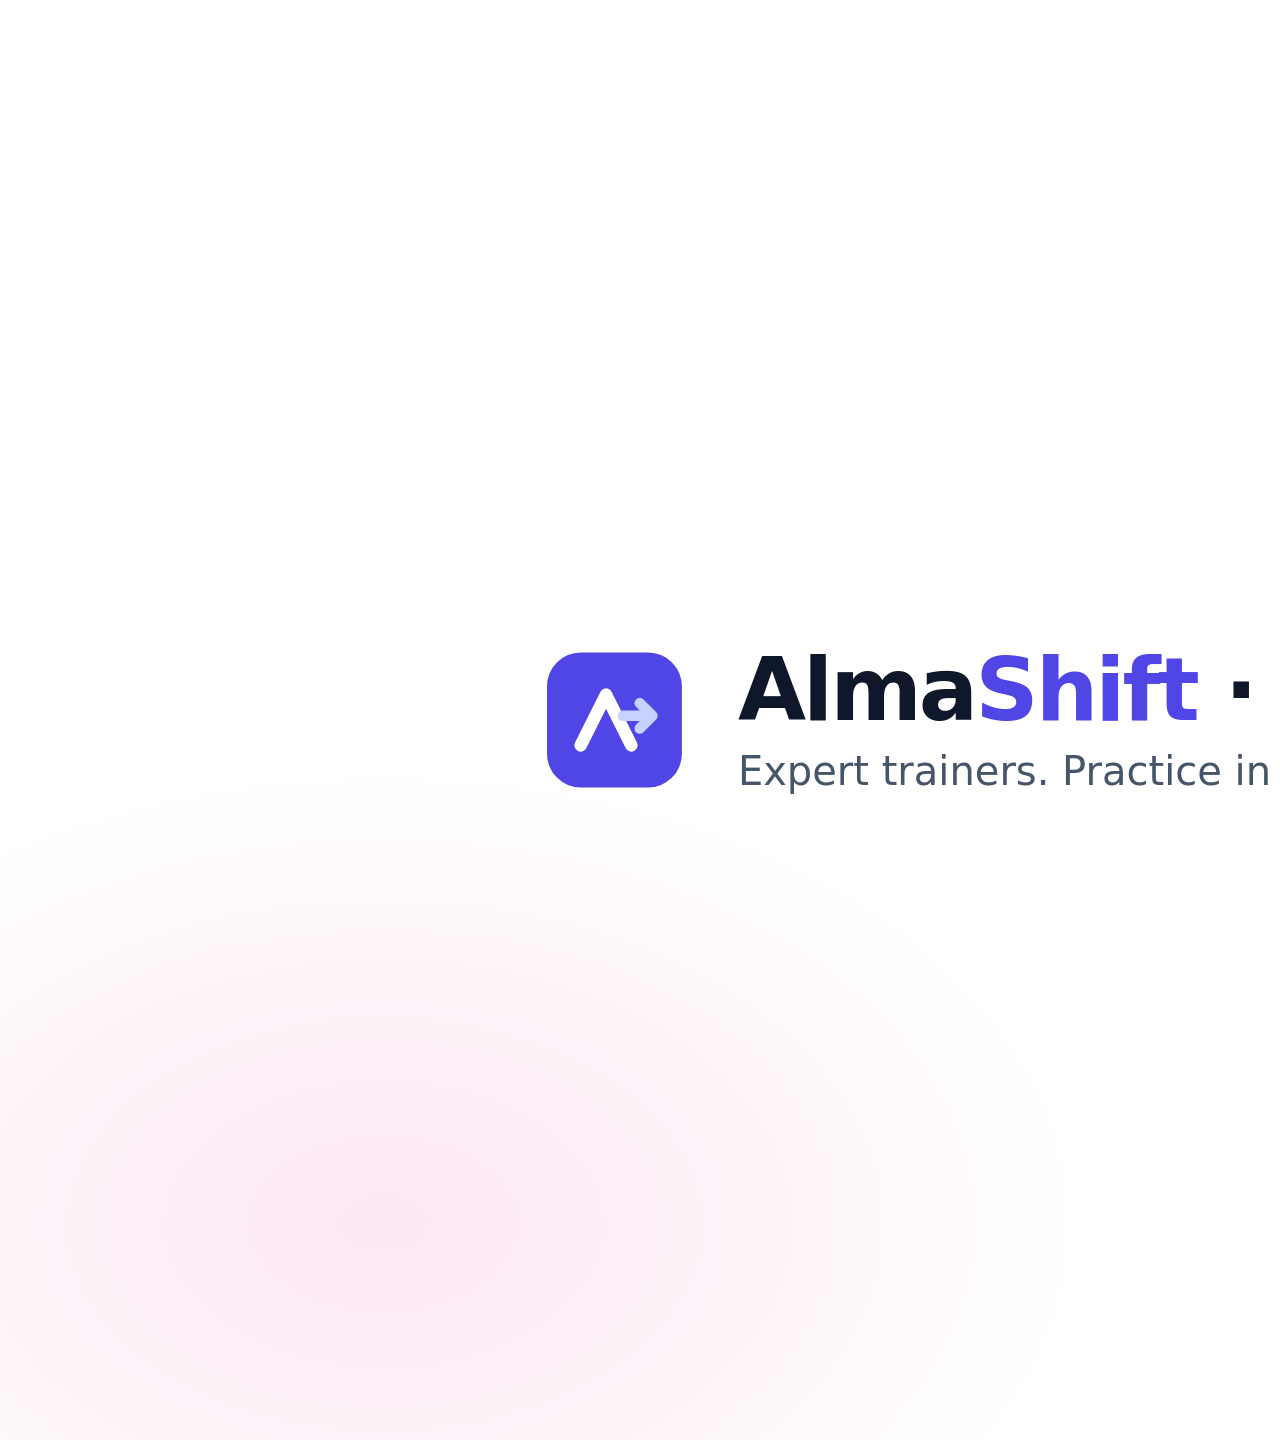
<file: brand/banner-youtube.html>
<!doctype html>
<!-- YouTube channel banner, 2560x1440. Only the centre 1546x423 is visible on every device,
     so all text sits inside .safe. Render: chrome --headless=new --screenshot --window-size=2560,1440 -->
<html><head><meta charset="utf-8">
<style>
  html, body { margin: 0; width: 2560px; height: 1440px; overflow: hidden; }
  body {
    font-family: "Segoe UI", system-ui, Arial, sans-serif; color: #0f172a;
    background:
      radial-gradient(1100px 700px at 85% 20%, #e0e7ff 0%, transparent 70%),
      radial-gradient(1000px 650px at 15% 85%, #fce7f3 0%, transparent 70%),
      #ffffff;
    display: flex; align-items: center; justify-content: center;
  }
  .safe { width: 1546px; height: 423px; display: flex; align-items: center; gap: 56px; box-sizing: border-box; padding: 0 40px; }
  .text { display: flex; flex-direction: column; gap: 14px; }
  h1 { margin: 0; white-space: nowrap; font-size: 88px; line-height: 1; letter-spacing: -3px; font-weight: 800; }
  h1 em {
    font-style: normal; color: transparent;
    background: linear-gradient(90deg, #4f46e5, #ec4899);
    -webkit-background-clip: text; background-clip: text;
  }
  p { margin: 0; font-size: 40px; color: #475569; }
  p b { color: #4f46e5; }
</style></head>
<body>
  <div class="safe">
    <svg width="200" height="200" viewBox="0 0 64 64">
      <rect width="64" height="64" rx="16" fill="#4f46e5"/>
      <path d="M16 44 L28 20 L40 44" fill="none" stroke="#fff" stroke-width="6" stroke-linecap="round" stroke-linejoin="round"/>
      <path d="M36 30 H50 M44 24 L50 30 L44 36" fill="none" stroke="#c7d2fe" stroke-width="5" stroke-linecap="round" stroke-linejoin="round"/>
    </svg>
    <div class="text">
      <h1>Alma<span style="color:#4f46e5">Shift</span> · <em>Learn by doing.</em></h1>
      <p>Expert trainers. Practice in every course. <b>almashift.com</b></p>
    </div>
  </div>
</body></html>
</file>
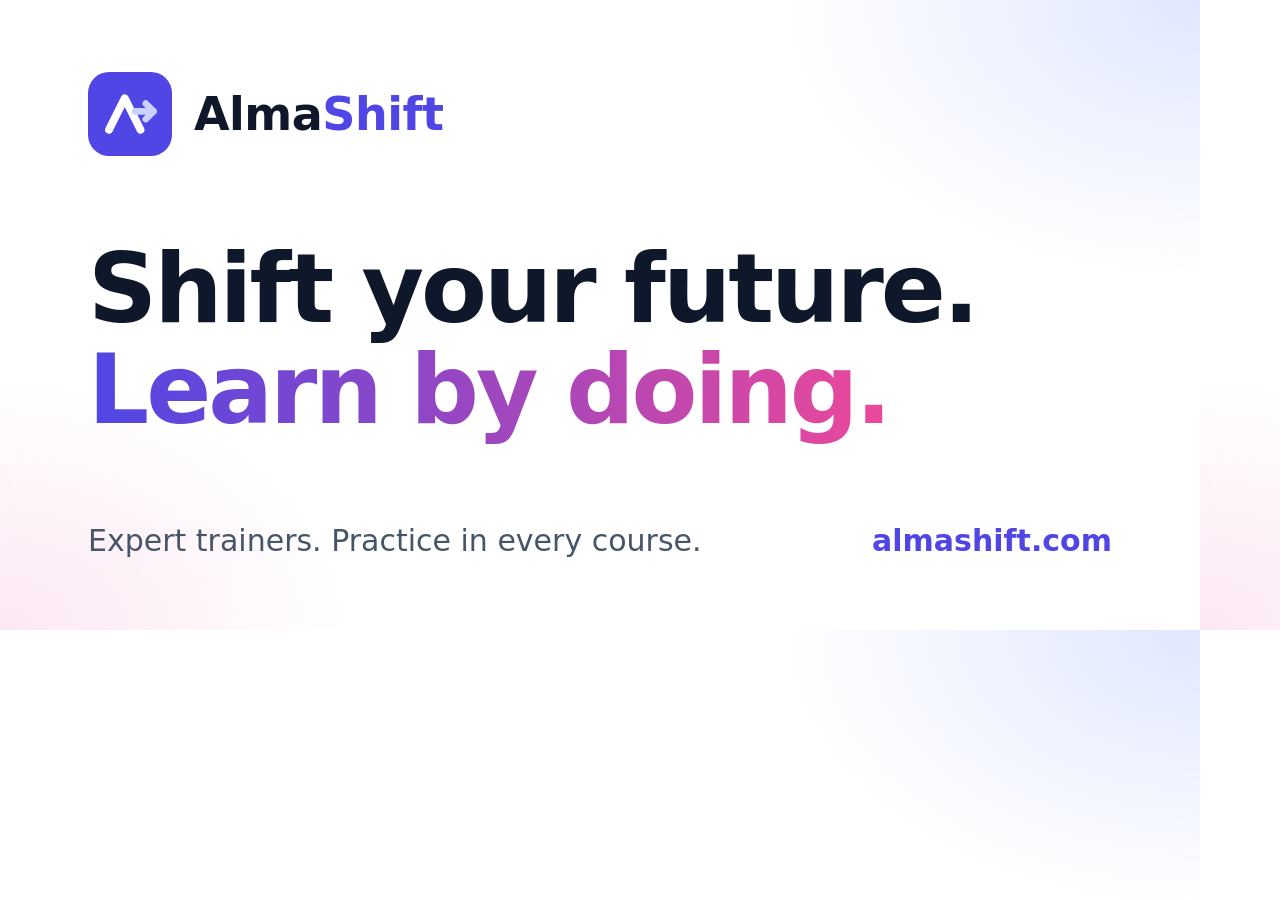
<file: brand/og-image.html>
<!doctype html>
<html><head><meta charset="utf-8">
<style>
  html, body { margin: 0; width: 1200px; height: 630px; overflow: hidden; }
  body {
    font-family: "Segoe UI", system-ui, Arial, sans-serif; color: #0f172a;
    background:
      radial-gradient(600px 400px at 100% 0%, #e0e7ff 0%, transparent 70%),
      radial-gradient(500px 360px at 0% 100%, #fce7f3 0%, transparent 70%),
      #ffffff;
    box-sizing: border-box; padding: 72px 88px;
    display: flex; flex-direction: column; justify-content: space-between;
  }
  .brand { display: flex; align-items: center; gap: 22px; font-size: 46px; font-weight: 800; letter-spacing: -0.5px; }
  .brand span { color: #4f46e5; }
  h1 { margin: 0; font-size: 96px; line-height: 1.05; letter-spacing: -3px; font-weight: 800; }
  h1 em {
    font-style: normal; color: transparent;
    background: linear-gradient(90deg, #4f46e5, #ec4899);
    -webkit-background-clip: text; background-clip: text;
  }
  .foot { display: flex; justify-content: space-between; align-items: center; font-size: 30px; color: #475569; }
  .url { font-weight: 700; color: #4f46e5; }
</style></head>
<body>
  <div class="brand">
    <svg width="84" height="84" viewBox="0 0 64 64">
      <rect width="64" height="64" rx="16" fill="#4f46e5"/>
      <path d="M16 44 L28 20 L40 44" fill="none" stroke="#fff" stroke-width="6" stroke-linecap="round" stroke-linejoin="round"/>
      <path d="M36 30 H50 M44 24 L50 30 L44 36" fill="none" stroke="#c7d2fe" stroke-width="5" stroke-linecap="round" stroke-linejoin="round"/>
    </svg>
    <div>Alma<span>Shift</span></div>
  </div>
  <h1>Shift your future.<br><em>Learn by doing.</em></h1>
  <div class="foot">
    <div>Expert trainers. Practice in every course.</div>
    <div class="url">almashift.com</div>
  </div>
</body></html>
</file>
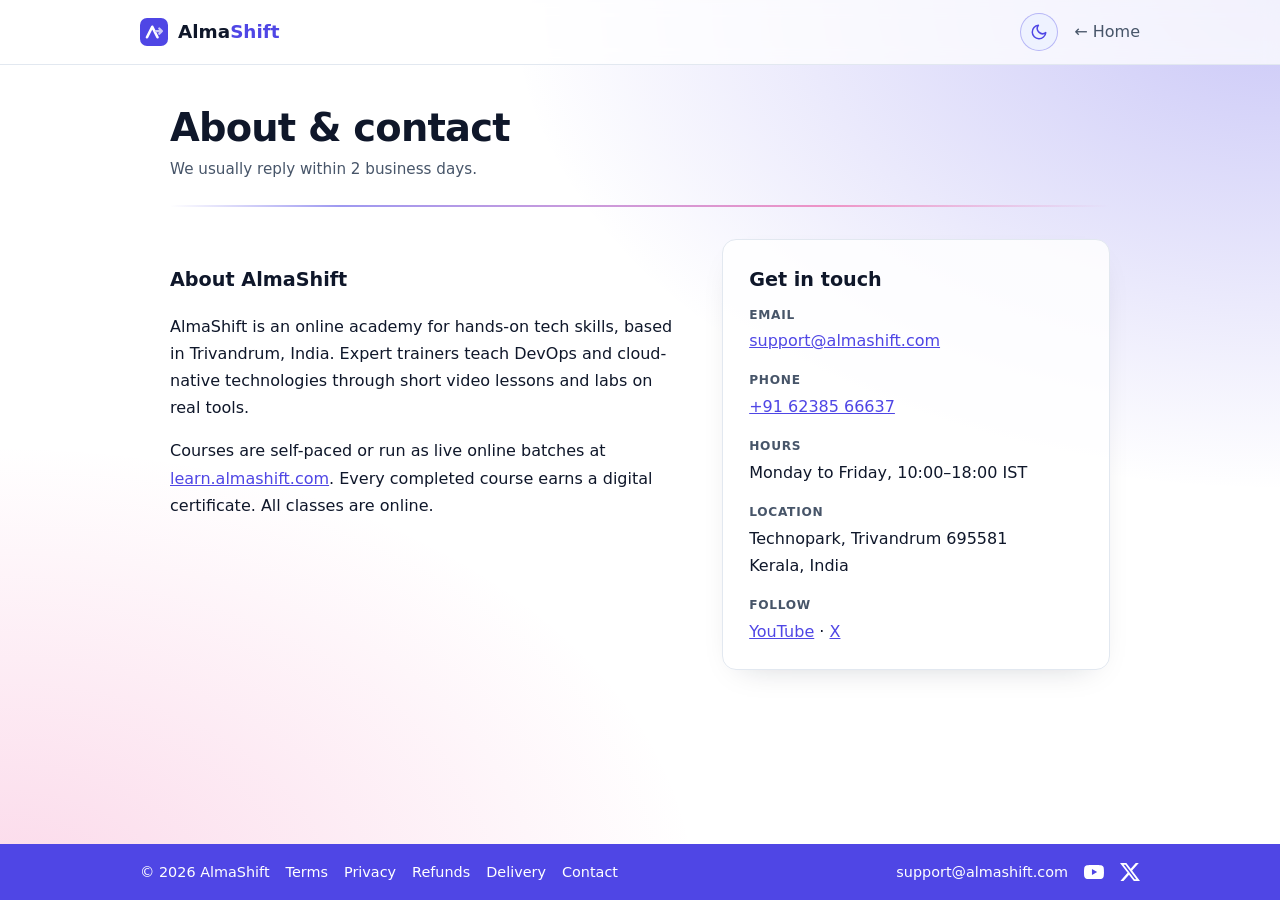
<file: site/contact.html>
<!doctype html>
<html lang="en">
<head>
  <meta charset="utf-8">
  <meta name="viewport" content="width=device-width, initial-scale=1">
  <script>try{var t=localStorage.getItem('theme');if(t==='light'||t==='dark')document.documentElement.dataset.theme=t}catch(e){}</script>
  <title>About &amp; Contact | AlmaShift</title>
  <meta name="description" content="What AlmaShift offers, and how to reach us for course, payment and partnership questions.">
  <link rel="canonical" href="https://www.almashift.com/contact.html">
  <link rel="icon" href="/favicon.ico" sizes="48x48">
  <link rel="icon" href="/favicon.svg" type="image/svg+xml">
  <link rel="icon" href="/favicon-192.png" type="image/png" sizes="192x192">
  <link rel="apple-touch-icon" href="/apple-touch-icon.png">
  <link rel="stylesheet" href="legal.css">
</head>
<body class="wide">

<header>
  <div class="wrap nav">
    <a class="logo" href="/" aria-label="AlmaShift home">
      <svg width="28" height="28" viewBox="0 0 64 64" aria-hidden="true">
        <rect class="mark-bg" width="64" height="64" rx="16"/>
        <path class="mark-a" d="M16 44 L28 20 L40 44" fill="none" stroke-width="6" stroke-linecap="round" stroke-linejoin="round"/>
        <path class="mark-arrow" d="M36 30 H50 M44 24 L50 30 L44 36" fill="none" stroke-width="5" stroke-linecap="round" stroke-linejoin="round"/>
      </svg>
      <span>Alma<span>Shift</span></span>
    </a>
    <div class="nav-right">
      <button class="theme-toggle" type="button" aria-label="Switch to dark mode"><svg class="icon-moon" viewBox="0 0 24 24" fill="none" stroke="currentColor" stroke-width="2" stroke-linecap="round" stroke-linejoin="round" aria-hidden="true"><path d="M21 12.8A9 9 0 1 1 11.2 3a7 7 0 0 0 9.8 9.8z"/></svg><svg class="icon-sun" viewBox="0 0 24 24" fill="none" stroke="currentColor" stroke-width="2" stroke-linecap="round" aria-hidden="true"><circle cx="12" cy="12" r="4"/><path d="M12 2v2M12 20v2M4.9 4.9l1.4 1.4M17.7 17.7l1.4 1.4M2 12h2M20 12h2M4.9 19.1l1.4-1.4M17.7 6.3l1.4-1.4"/></svg></button>
      <a class="back" href="/">&larr; Home</a>
    </div>
  </div>
</header>

<main class="wrap">
  <h1>About &amp; contact</h1>
  <p class="updated">We usually reply within 2 business days.</p>

  <div class="contact-cols">
    <section>
      <h2>About AlmaShift</h2>
      <p>AlmaShift is an online academy for hands-on tech skills, based in Trivandrum, India. Expert trainers teach DevOps and cloud-native technologies through short video lessons and labs on real tools.</p>
      <p>Courses are self-paced or run as live online batches at <a href="https://learn.almashift.com/lms/courses">learn.almashift.com</a>. Every completed course earns a digital certificate. All classes are online.</p>
    </section>

    <div class="card">
      <h2>Get in touch</h2>
      <dl class="contact">
        <dt>Email</dt>
        <dd><a href="mailto:support@almashift.com">support@almashift.com</a></dd>
        <dt>Phone</dt>
        <dd><a href="tel:+916238566637">+91 62385 66637</a></dd>
        <dt>Hours</dt>
        <dd>Monday to Friday, 10:00–18:00 IST</dd>
        <dt>Location</dt>
        <dd>Technopark, Trivandrum 695581<br>Kerala, India</dd>
        <dt>Follow</dt>
        <dd><a href="https://www.youtube.com/@almashift" rel="me">YouTube</a> · <a href="https://x.com/almashift" rel="me">X</a></dd>
      </dl>
    </div>
  </div>
</main>

<footer>
  <div class="wrap foot">
    <div class="foot-links">
      <span>&copy; 2026 AlmaShift</span>
      <a href="terms.html">Terms</a>
      <a href="privacy.html">Privacy</a>
      <a href="refund.html">Refunds</a>
      <a href="shipping.html">Delivery</a>
      <a href="contact.html">Contact</a>
    </div>
    <div class="foot-links">
      <a href="mailto:support@almashift.com">support@almashift.com</a>
      <a class="social" href="https://www.youtube.com/@almashift" aria-label="AlmaShift on YouTube" rel="me noopener" target="_blank">
        <svg viewBox="0 0 24 24" aria-hidden="true"><path d="M23.5 6.19a3.02 3.02 0 0 0-2.12-2.14C19.5 3.55 12 3.55 12 3.55s-7.5 0-9.38.5A3.02 3.02 0 0 0 .5 6.19C0 8.07 0 12 0 12s0 3.93.5 5.81a3.02 3.02 0 0 0 2.12 2.14c1.87.5 9.38.5 9.38.5s7.5 0 9.38-.5a3.02 3.02 0 0 0 2.12-2.14C24 15.93 24 12 24 12s0-3.93-.5-5.81zM9.55 15.57V8.43L15.82 12l-6.27 3.57z"/></svg>
      </a>
      <a class="social" href="https://x.com/almashift" aria-label="AlmaShift on X" rel="me noopener" target="_blank">
        <svg viewBox="0 0 24 24" aria-hidden="true"><path d="M18.9 1.15h3.68l-8.04 9.19L24 22.85h-7.41l-5.8-7.58-6.64 7.58H.47l8.6-9.83L0 1.15h7.59l5.24 6.93zM17.61 20.64h2.04L6.49 3.24H4.3z"/></svg>
      </a>
    </div>
  </div>
</footer>

<script src="theme.js" defer></script>
</body>
</html>
</file>
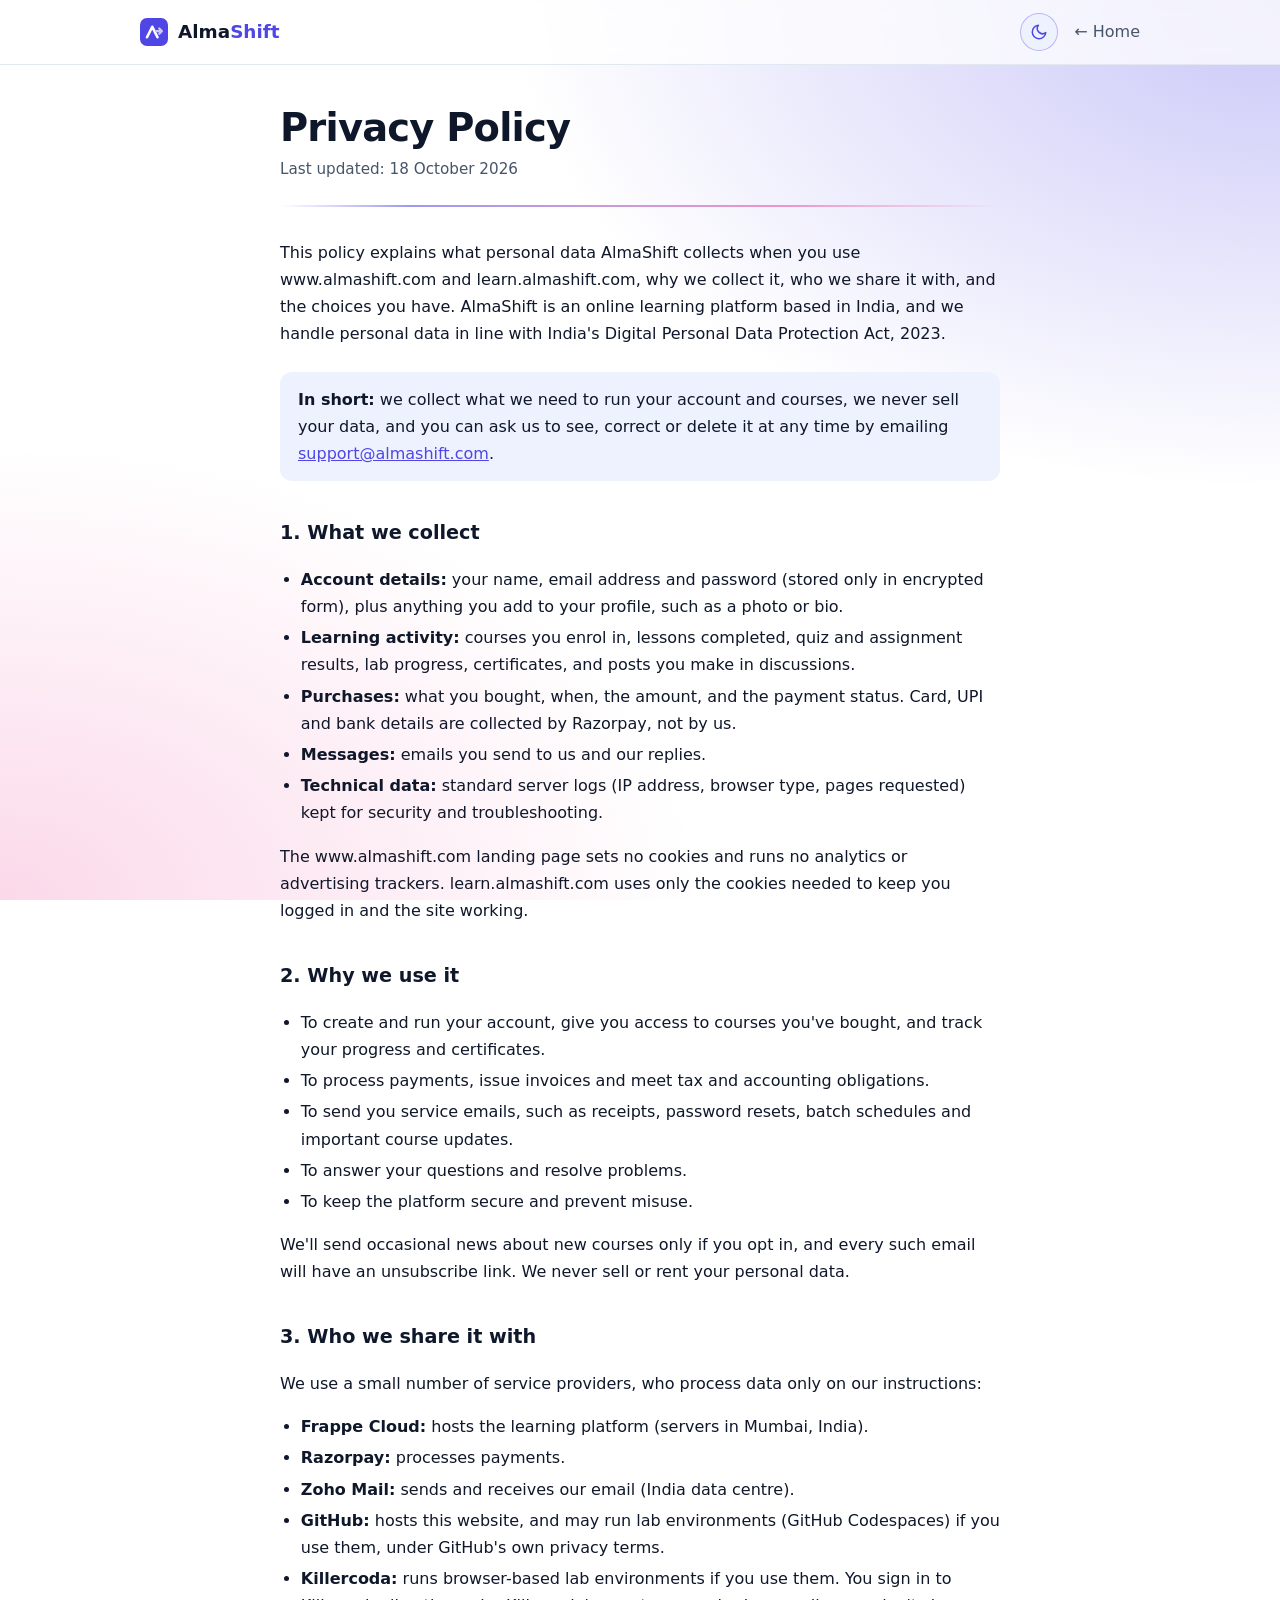
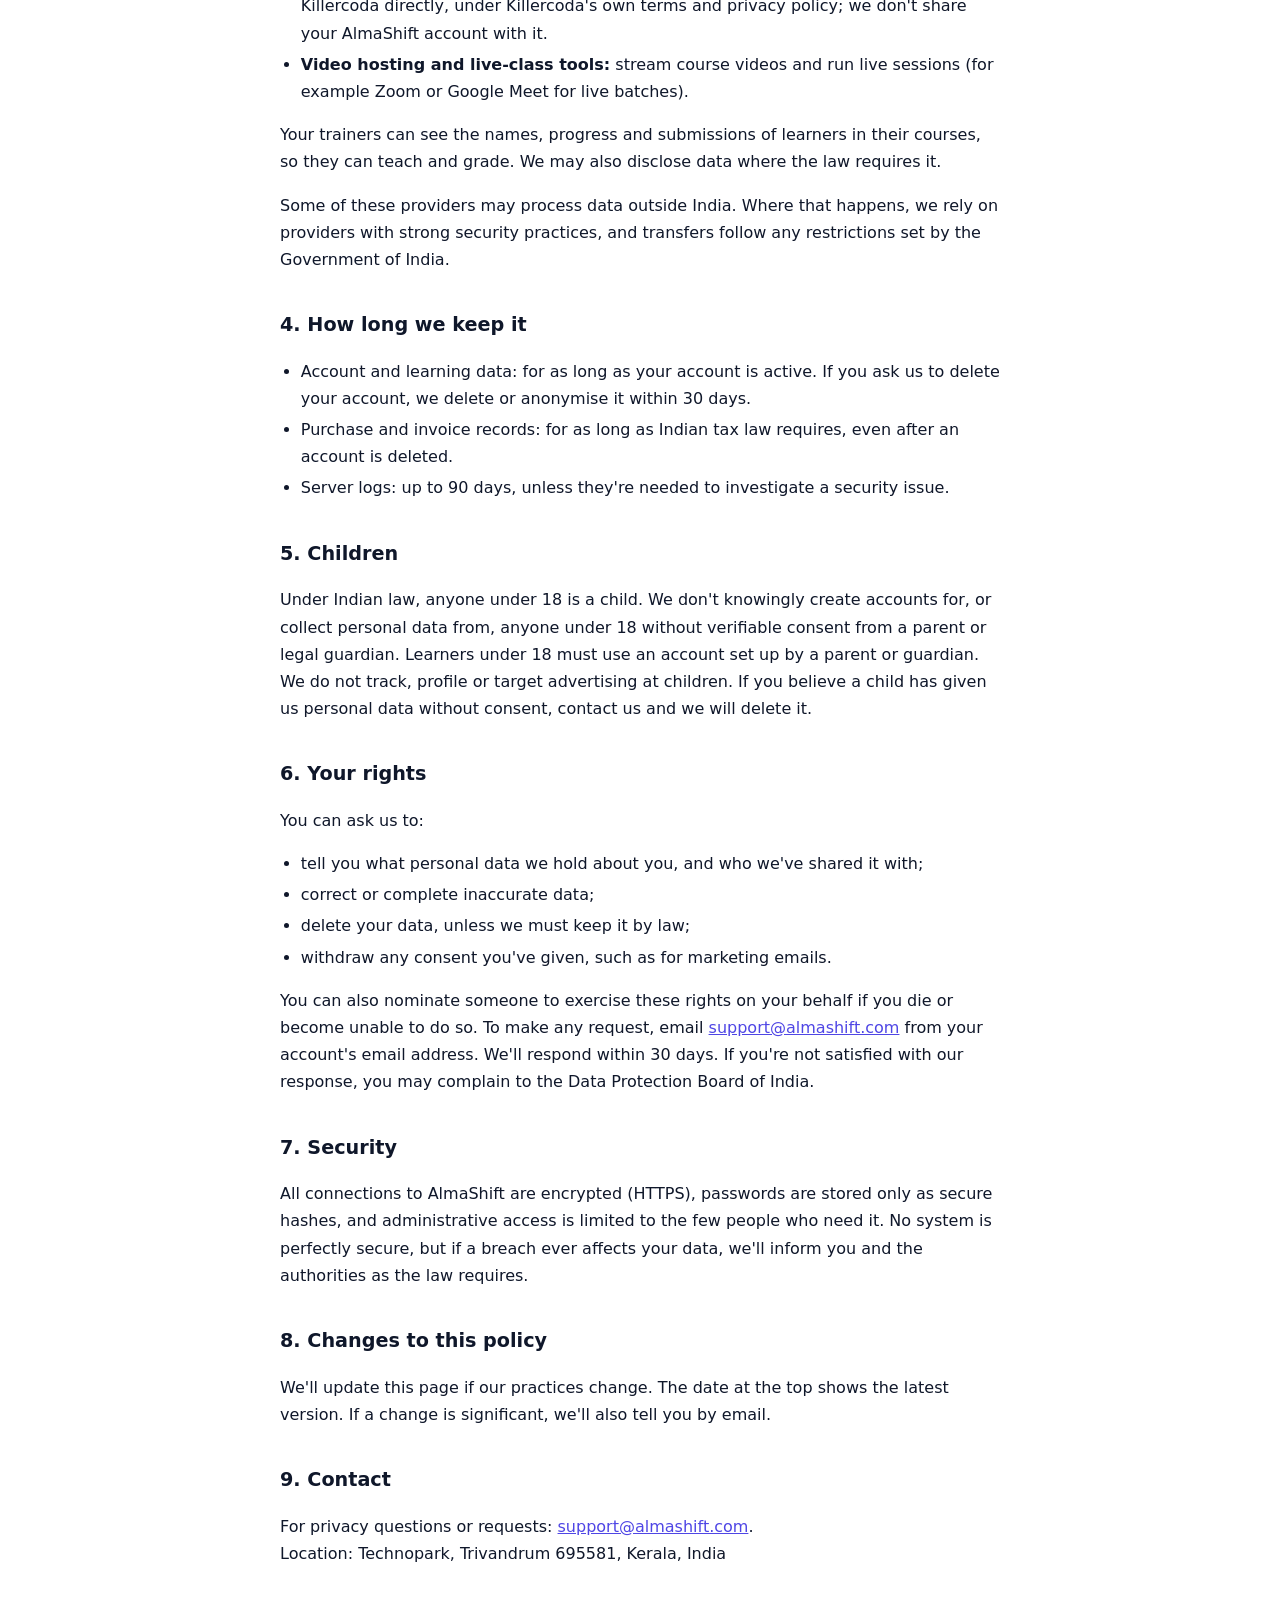
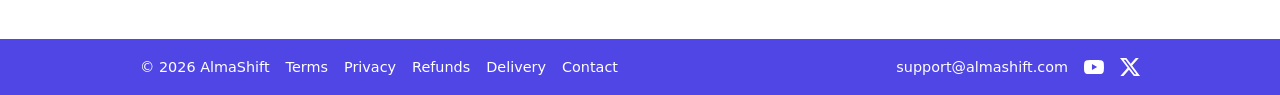
<file: site/privacy.html>
<!doctype html>
<html lang="en">
<head>
  <meta charset="utf-8">
  <meta name="viewport" content="width=device-width, initial-scale=1">
  <script>try{var t=localStorage.getItem('theme');if(t==='light'||t==='dark')document.documentElement.dataset.theme=t}catch(e){}</script>
  <title>Privacy Policy | AlmaShift</title>
  <meta name="description" content="What personal data AlmaShift collects, why, who it is shared with, and your rights.">
  <link rel="canonical" href="https://www.almashift.com/privacy.html">
  <link rel="icon" href="/favicon.ico" sizes="48x48">
  <link rel="icon" href="/favicon.svg" type="image/svg+xml">
  <link rel="icon" href="/favicon-192.png" type="image/png" sizes="192x192">
  <link rel="apple-touch-icon" href="/apple-touch-icon.png">
  <link rel="stylesheet" href="legal.css">
</head>
<body>

<header>
  <div class="wrap nav">
    <a class="logo" href="/" aria-label="AlmaShift home">
      <svg width="28" height="28" viewBox="0 0 64 64" aria-hidden="true">
        <rect class="mark-bg" width="64" height="64" rx="16"/>
        <path class="mark-a" d="M16 44 L28 20 L40 44" fill="none" stroke-width="6" stroke-linecap="round" stroke-linejoin="round"/>
        <path class="mark-arrow" d="M36 30 H50 M44 24 L50 30 L44 36" fill="none" stroke-width="5" stroke-linecap="round" stroke-linejoin="round"/>
      </svg>
      <span>Alma<span>Shift</span></span>
    </a>
    <div class="nav-right">
      <button class="theme-toggle" type="button" aria-label="Switch to dark mode"><svg class="icon-moon" viewBox="0 0 24 24" fill="none" stroke="currentColor" stroke-width="2" stroke-linecap="round" stroke-linejoin="round" aria-hidden="true"><path d="M21 12.8A9 9 0 1 1 11.2 3a7 7 0 0 0 9.8 9.8z"/></svg><svg class="icon-sun" viewBox="0 0 24 24" fill="none" stroke="currentColor" stroke-width="2" stroke-linecap="round" aria-hidden="true"><circle cx="12" cy="12" r="4"/><path d="M12 2v2M12 20v2M4.9 4.9l1.4 1.4M17.7 17.7l1.4 1.4M2 12h2M20 12h2M4.9 19.1l1.4-1.4M17.7 6.3l1.4-1.4"/></svg></button>
      <a class="back" href="/">&larr; Home</a>
    </div>
  </div>
</header>

<main class="wrap">
  <h1>Privacy Policy</h1>
  <p class="updated">Last updated: 18 October 2026</p>

  <p>This policy explains what personal data AlmaShift collects when you use www.almashift.com and learn.almashift.com, why we collect it, who we share it with, and the choices you have. AlmaShift is an online learning platform based in India, and we handle personal data in line with India's Digital Personal Data Protection Act, 2023.</p>

  <div class="note"><strong>In short:</strong> we collect what we need to run your account and courses, we never sell your data, and you can ask us to see, correct or delete it at any time by emailing <a href="mailto:support@almashift.com">support@almashift.com</a>.</div>

  <h2>1. What we collect</h2>
  <ul>
    <li><strong>Account details:</strong> your name, email address and password (stored only in encrypted form), plus anything you add to your profile, such as a photo or bio.</li>
    <li><strong>Learning activity:</strong> courses you enrol in, lessons completed, quiz and assignment results, lab progress, certificates, and posts you make in discussions.</li>
    <li><strong>Purchases:</strong> what you bought, when, the amount, and the payment status. Card, UPI and bank details are collected by Razorpay, not by us.</li>
    <li><strong>Messages:</strong> emails you send to us and our replies.</li>
    <li><strong>Technical data:</strong> standard server logs (IP address, browser type, pages requested) kept for security and troubleshooting.</li>
  </ul>
  <p>The www.almashift.com landing page sets no cookies and runs no analytics or advertising trackers. learn.almashift.com uses only the cookies needed to keep you logged in and the site working.</p>

  <h2>2. Why we use it</h2>
  <ul>
    <li>To create and run your account, give you access to courses you've bought, and track your progress and certificates.</li>
    <li>To process payments, issue invoices and meet tax and accounting obligations.</li>
    <li>To send you service emails, such as receipts, password resets, batch schedules and important course updates.</li>
    <li>To answer your questions and resolve problems.</li>
    <li>To keep the platform secure and prevent misuse.</li>
  </ul>
  <p>We'll send occasional news about new courses only if you opt in, and every such email will have an unsubscribe link. We never sell or rent your personal data.</p>

  <h2>3. Who we share it with</h2>
  <p>We use a small number of service providers, who process data only on our instructions:</p>
  <ul>
    <li><strong>Frappe Cloud:</strong> hosts the learning platform (servers in Mumbai, India).</li>
    <li><strong>Razorpay:</strong> processes payments.</li>
    <li><strong>Zoho Mail:</strong> sends and receives our email (India data centre).</li>
    <li><strong>GitHub:</strong> hosts this website, and may run lab environments (GitHub Codespaces) if you use them, under GitHub's own privacy terms.</li>
    <li><strong>Killercoda:</strong> runs browser-based lab environments if you use them. You sign in to Killercoda directly, under Killercoda's own terms and privacy policy; we don't share your AlmaShift account with it.</li>
    <li><strong>Video hosting and live-class tools:</strong> stream course videos and run live sessions (for example Zoom or Google Meet for live batches).</li>
  </ul>
  <p>Your trainers can see the names, progress and submissions of learners in their courses, so they can teach and grade. We may also disclose data where the law requires it.</p>
  <p>Some of these providers may process data outside India. Where that happens, we rely on providers with strong security practices, and transfers follow any restrictions set by the Government of India.</p>

  <h2>4. How long we keep it</h2>
  <ul>
    <li>Account and learning data: for as long as your account is active. If you ask us to delete your account, we delete or anonymise it within 30 days.</li>
    <li>Purchase and invoice records: for as long as Indian tax law requires, even after an account is deleted.</li>
    <li>Server logs: up to 90 days, unless they're needed to investigate a security issue.</li>
  </ul>

  <h2>5. Children</h2>
  <p>Under Indian law, anyone under 18 is a child. We don't knowingly create accounts for, or collect personal data from, anyone under 18 without verifiable consent from a parent or legal guardian. Learners under 18 must use an account set up by a parent or guardian. We do not track, profile or target advertising at children. If you believe a child has given us personal data without consent, contact us and we will delete it.</p>

  <h2>6. Your rights</h2>
  <p>You can ask us to:</p>
  <ul>
    <li>tell you what personal data we hold about you, and who we've shared it with;</li>
    <li>correct or complete inaccurate data;</li>
    <li>delete your data, unless we must keep it by law;</li>
    <li>withdraw any consent you've given, such as for marketing emails.</li>
  </ul>
  <p>You can also nominate someone to exercise these rights on your behalf if you die or become unable to do so. To make any request, email <a href="mailto:support@almashift.com">support@almashift.com</a> from your account's email address. We'll respond within 30 days. If you're not satisfied with our response, you may complain to the Data Protection Board of India.</p>

  <h2>7. Security</h2>
  <p>All connections to AlmaShift are encrypted (HTTPS), passwords are stored only as secure hashes, and administrative access is limited to the few people who need it. No system is perfectly secure, but if a breach ever affects your data, we'll inform you and the authorities as the law requires.</p>

  <h2>8. Changes to this policy</h2>
  <p>We'll update this page if our practices change. The date at the top shows the latest version. If a change is significant, we'll also tell you by email.</p>

  <h2>9. Contact</h2>
  <p>For privacy questions or requests: <a href="mailto:support@almashift.com">support@almashift.com</a>.<br>
  Location: Technopark, Trivandrum 695581, Kerala, India</p>
</main>

<footer>
  <div class="wrap foot">
    <div class="foot-links">
      <span>&copy; 2026 AlmaShift</span>
      <a href="terms.html">Terms</a>
      <a href="privacy.html">Privacy</a>
      <a href="refund.html">Refunds</a>
      <a href="shipping.html">Delivery</a>
      <a href="contact.html">Contact</a>
    </div>
    <div class="foot-links">
      <a href="mailto:support@almashift.com">support@almashift.com</a>
      <a class="social" href="https://www.youtube.com/@almashift" aria-label="AlmaShift on YouTube" rel="me noopener" target="_blank">
        <svg viewBox="0 0 24 24" aria-hidden="true"><path d="M23.5 6.19a3.02 3.02 0 0 0-2.12-2.14C19.5 3.55 12 3.55 12 3.55s-7.5 0-9.38.5A3.02 3.02 0 0 0 .5 6.19C0 8.07 0 12 0 12s0 3.93.5 5.81a3.02 3.02 0 0 0 2.12 2.14c1.87.5 9.38.5 9.38.5s7.5 0 9.38-.5a3.02 3.02 0 0 0 2.12-2.14C24 15.93 24 12 24 12s0-3.93-.5-5.81zM9.55 15.57V8.43L15.82 12l-6.27 3.57z"/></svg>
      </a>
      <a class="social" href="https://x.com/almashift" aria-label="AlmaShift on X" rel="me noopener" target="_blank">
        <svg viewBox="0 0 24 24" aria-hidden="true"><path d="M18.9 1.15h3.68l-8.04 9.19L24 22.85h-7.41l-5.8-7.58-6.64 7.58H.47l8.6-9.83L0 1.15h7.59l5.24 6.93zM17.61 20.64h2.04L6.49 3.24H4.3z"/></svg>
      </a>
    </div>
  </div>
</footer>

<script src="theme.js" defer></script>
</body>
</html>
</file>
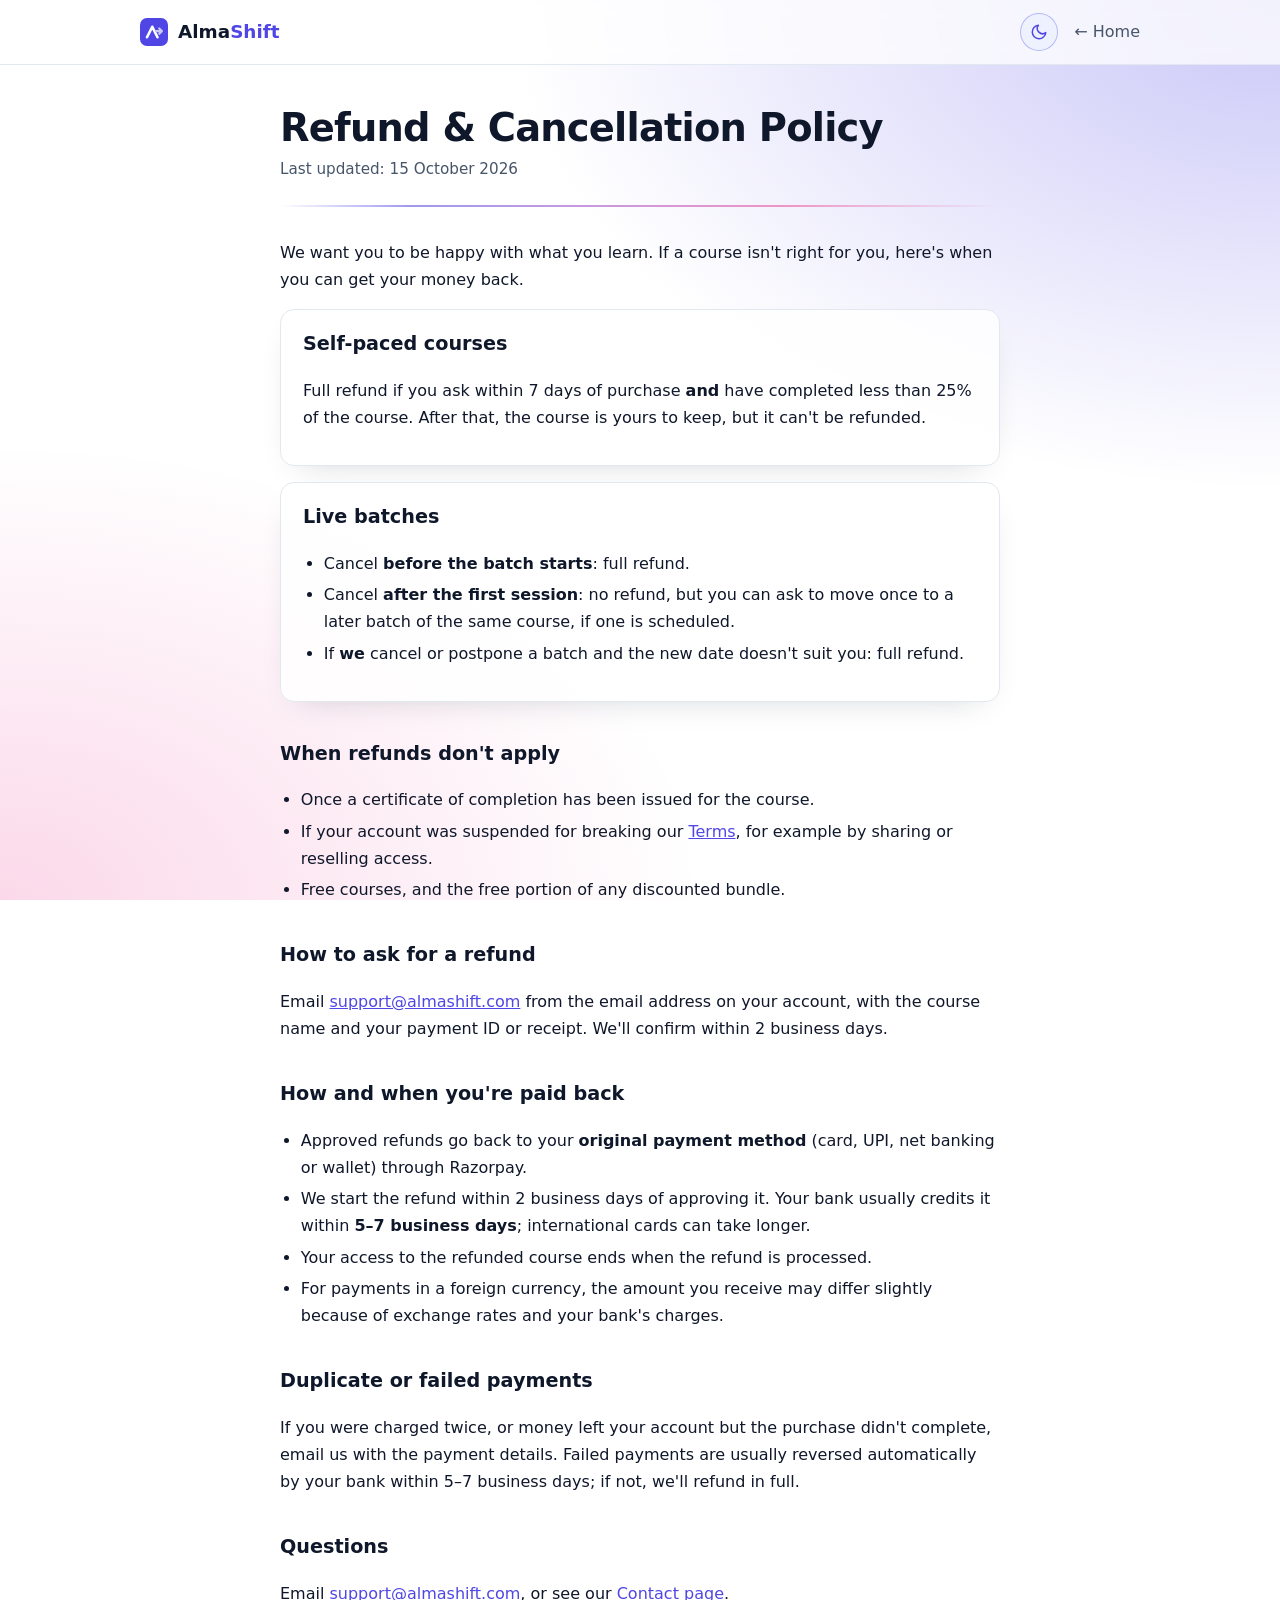
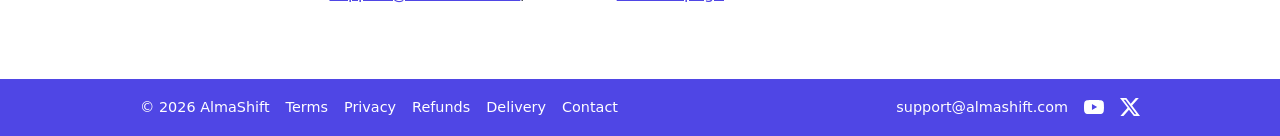
<file: site/refund.html>
<!doctype html>
<html lang="en">
<head>
  <meta charset="utf-8">
  <meta name="viewport" content="width=device-width, initial-scale=1">
  <script>try{var t=localStorage.getItem('theme');if(t==='light'||t==='dark')document.documentElement.dataset.theme=t}catch(e){}</script>
  <title>Refund &amp; Cancellation Policy | AlmaShift</title>
  <meta name="description" content="When you can get a refund for an AlmaShift course or batch, and how to ask for one.">
  <link rel="canonical" href="https://www.almashift.com/refund.html">
  <link rel="icon" href="/favicon.ico" sizes="48x48">
  <link rel="icon" href="/favicon.svg" type="image/svg+xml">
  <link rel="icon" href="/favicon-192.png" type="image/png" sizes="192x192">
  <link rel="apple-touch-icon" href="/apple-touch-icon.png">
  <link rel="stylesheet" href="legal.css">
</head>
<body>

<header>
  <div class="wrap nav">
    <a class="logo" href="/" aria-label="AlmaShift home">
      <svg width="28" height="28" viewBox="0 0 64 64" aria-hidden="true">
        <rect class="mark-bg" width="64" height="64" rx="16"/>
        <path class="mark-a" d="M16 44 L28 20 L40 44" fill="none" stroke-width="6" stroke-linecap="round" stroke-linejoin="round"/>
        <path class="mark-arrow" d="M36 30 H50 M44 24 L50 30 L44 36" fill="none" stroke-width="5" stroke-linecap="round" stroke-linejoin="round"/>
      </svg>
      <span>Alma<span>Shift</span></span>
    </a>
    <div class="nav-right">
      <button class="theme-toggle" type="button" aria-label="Switch to dark mode"><svg class="icon-moon" viewBox="0 0 24 24" fill="none" stroke="currentColor" stroke-width="2" stroke-linecap="round" stroke-linejoin="round" aria-hidden="true"><path d="M21 12.8A9 9 0 1 1 11.2 3a7 7 0 0 0 9.8 9.8z"/></svg><svg class="icon-sun" viewBox="0 0 24 24" fill="none" stroke="currentColor" stroke-width="2" stroke-linecap="round" aria-hidden="true"><circle cx="12" cy="12" r="4"/><path d="M12 2v2M12 20v2M4.9 4.9l1.4 1.4M17.7 17.7l1.4 1.4M2 12h2M20 12h2M4.9 19.1l1.4-1.4M17.7 6.3l1.4-1.4"/></svg></button>
      <a class="back" href="/">&larr; Home</a>
    </div>
  </div>
</header>

<main class="wrap">
  <h1>Refund &amp; Cancellation Policy</h1>
  <p class="updated">Last updated: 15 October 2026</p>

  <p>We want you to be happy with what you learn. If a course isn't right for you, here's when you can get your money back.</p>

  <div class="card">
    <h2>Self-paced courses</h2>
    <p>Full refund if you ask within 7 days of purchase <strong>and</strong> have completed less than 25% of the course. After that, the course is yours to keep, but it can't be refunded.</p>
  </div>

  <div class="card">
    <h2>Live batches</h2>
    <ul>
      <li>Cancel <strong>before the batch starts</strong>: full refund.</li>
      <li>Cancel <strong>after the first session</strong>: no refund, but you can ask to move once to a later batch of the same course, if one is scheduled.</li>
      <li>If <strong>we</strong> cancel or postpone a batch and the new date doesn't suit you: full refund.</li>
    </ul>
  </div>

  <h2>When refunds don't apply</h2>
  <ul>
    <li>Once a certificate of completion has been issued for the course.</li>
    <li>If your account was suspended for breaking our <a href="terms.html">Terms</a>, for example by sharing or reselling access.</li>
    <li>Free courses, and the free portion of any discounted bundle.</li>
  </ul>

  <h2>How to ask for a refund</h2>
  <p>Email <a href="mailto:support@almashift.com">support@almashift.com</a> from the email address on your account, with the course name and your payment ID or receipt. We'll confirm within 2 business days.</p>

  <h2>How and when you're paid back</h2>
  <ul>
    <li>Approved refunds go back to your <strong>original payment method</strong> (card, UPI, net banking or wallet) through Razorpay.</li>
    <li>We start the refund within 2 business days of approving it. Your bank usually credits it within <strong>5–7 business days</strong>; international cards can take longer.</li>
    <li>Your access to the refunded course ends when the refund is processed.</li>
    <li>For payments in a foreign currency, the amount you receive may differ slightly because of exchange rates and your bank's charges.</li>
  </ul>

  <h2>Duplicate or failed payments</h2>
  <p>If you were charged twice, or money left your account but the purchase didn't complete, email us with the payment details. Failed payments are usually reversed automatically by your bank within 5–7 business days; if not, we'll refund in full.</p>

  <h2>Questions</h2>
  <p>Email <a href="mailto:support@almashift.com">support@almashift.com</a>, or see our <a href="contact.html">Contact page</a>.</p>
</main>

<footer>
  <div class="wrap foot">
    <div class="foot-links">
      <span>&copy; 2026 AlmaShift</span>
      <a href="terms.html">Terms</a>
      <a href="privacy.html">Privacy</a>
      <a href="refund.html">Refunds</a>
      <a href="shipping.html">Delivery</a>
      <a href="contact.html">Contact</a>
    </div>
    <div class="foot-links">
      <a href="mailto:support@almashift.com">support@almashift.com</a>
      <a class="social" href="https://www.youtube.com/@almashift" aria-label="AlmaShift on YouTube" rel="me noopener" target="_blank">
        <svg viewBox="0 0 24 24" aria-hidden="true"><path d="M23.5 6.19a3.02 3.02 0 0 0-2.12-2.14C19.5 3.55 12 3.55 12 3.55s-7.5 0-9.38.5A3.02 3.02 0 0 0 .5 6.19C0 8.07 0 12 0 12s0 3.93.5 5.81a3.02 3.02 0 0 0 2.12 2.14c1.87.5 9.38.5 9.38.5s7.5 0 9.38-.5a3.02 3.02 0 0 0 2.12-2.14C24 15.93 24 12 24 12s0-3.93-.5-5.81zM9.55 15.57V8.43L15.82 12l-6.27 3.57z"/></svg>
      </a>
      <a class="social" href="https://x.com/almashift" aria-label="AlmaShift on X" rel="me noopener" target="_blank">
        <svg viewBox="0 0 24 24" aria-hidden="true"><path d="M18.9 1.15h3.68l-8.04 9.19L24 22.85h-7.41l-5.8-7.58-6.64 7.58H.47l8.6-9.83L0 1.15h7.59l5.24 6.93zM17.61 20.64h2.04L6.49 3.24H4.3z"/></svg>
      </a>
    </div>
  </div>
</footer>

<script src="theme.js" defer></script>
</body>
</html>
</file>
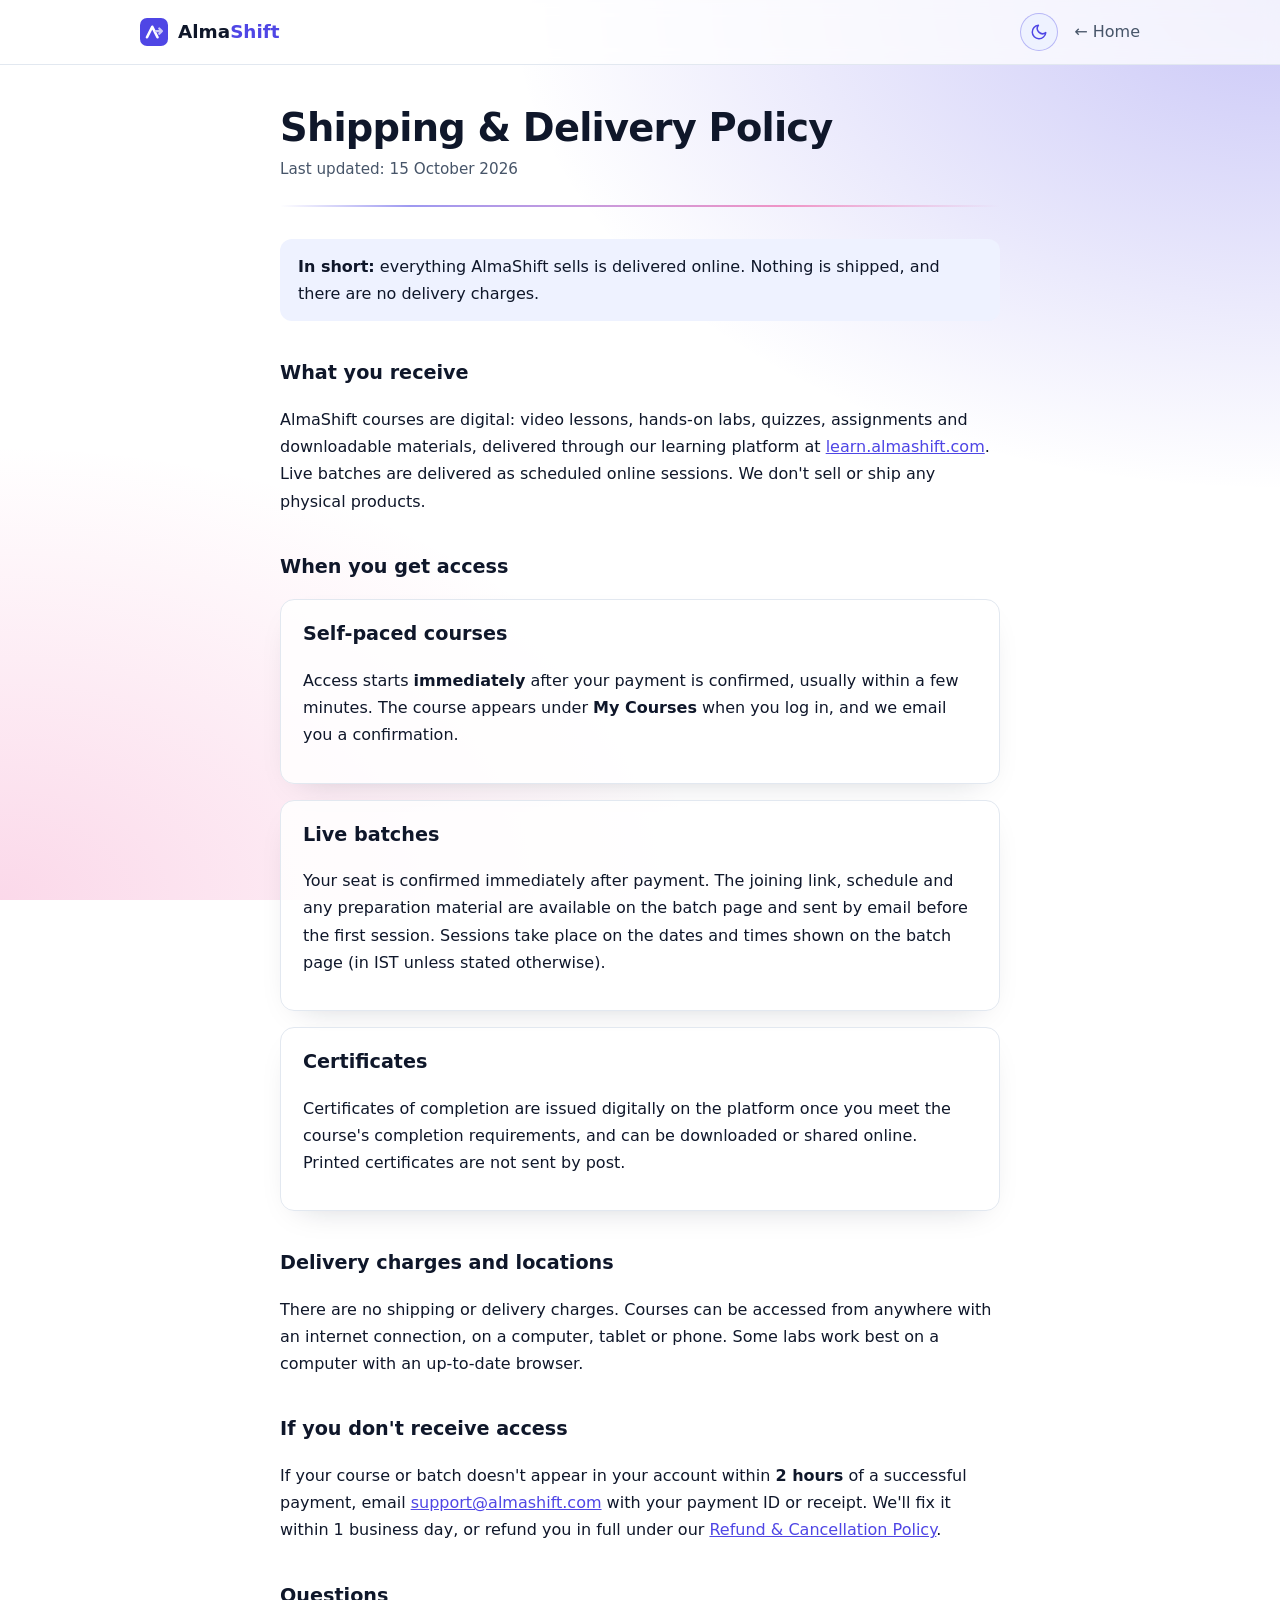
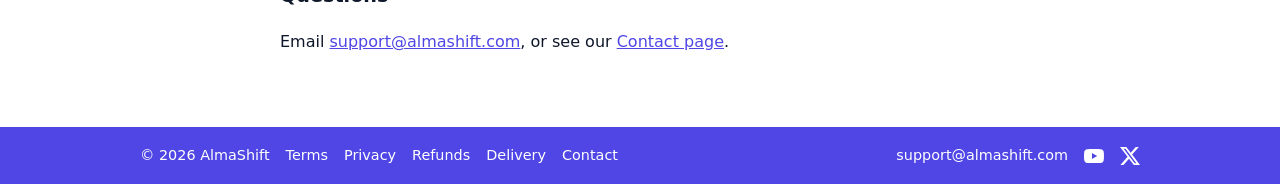
<file: site/shipping.html>
<!doctype html>
<html lang="en">
<head>
  <meta charset="utf-8">
  <meta name="viewport" content="width=device-width, initial-scale=1">
  <script>try{var t=localStorage.getItem('theme');if(t==='light'||t==='dark')document.documentElement.dataset.theme=t}catch(e){}</script>
  <title>Shipping &amp; Delivery Policy | AlmaShift</title>
  <meta name="description" content="How and when you get access to AlmaShift courses after you pay.">
  <link rel="canonical" href="https://www.almashift.com/shipping.html">
  <link rel="icon" href="/favicon.ico" sizes="48x48">
  <link rel="icon" href="/favicon.svg" type="image/svg+xml">
  <link rel="icon" href="/favicon-192.png" type="image/png" sizes="192x192">
  <link rel="apple-touch-icon" href="/apple-touch-icon.png">
  <link rel="stylesheet" href="legal.css">
</head>
<body>

<header>
  <div class="wrap nav">
    <a class="logo" href="/" aria-label="AlmaShift home">
      <svg width="28" height="28" viewBox="0 0 64 64" aria-hidden="true">
        <rect class="mark-bg" width="64" height="64" rx="16"/>
        <path class="mark-a" d="M16 44 L28 20 L40 44" fill="none" stroke-width="6" stroke-linecap="round" stroke-linejoin="round"/>
        <path class="mark-arrow" d="M36 30 H50 M44 24 L50 30 L44 36" fill="none" stroke-width="5" stroke-linecap="round" stroke-linejoin="round"/>
      </svg>
      <span>Alma<span>Shift</span></span>
    </a>
    <div class="nav-right">
      <button class="theme-toggle" type="button" aria-label="Switch to dark mode"><svg class="icon-moon" viewBox="0 0 24 24" fill="none" stroke="currentColor" stroke-width="2" stroke-linecap="round" stroke-linejoin="round" aria-hidden="true"><path d="M21 12.8A9 9 0 1 1 11.2 3a7 7 0 0 0 9.8 9.8z"/></svg><svg class="icon-sun" viewBox="0 0 24 24" fill="none" stroke="currentColor" stroke-width="2" stroke-linecap="round" aria-hidden="true"><circle cx="12" cy="12" r="4"/><path d="M12 2v2M12 20v2M4.9 4.9l1.4 1.4M17.7 17.7l1.4 1.4M2 12h2M20 12h2M4.9 19.1l1.4-1.4M17.7 6.3l1.4-1.4"/></svg></button>
      <a class="back" href="/">&larr; Home</a>
    </div>
  </div>
</header>

<main class="wrap">
  <h1>Shipping &amp; Delivery Policy</h1>
  <p class="updated">Last updated: 15 October 2026</p>

  <div class="note"><strong>In short:</strong> everything AlmaShift sells is delivered online. Nothing is shipped, and there are no delivery charges.</div>

  <h2>What you receive</h2>
  <p>AlmaShift courses are digital: video lessons, hands-on labs, quizzes, assignments and downloadable materials, delivered through our learning platform at <a href="https://learn.almashift.com/lms/courses">learn.almashift.com</a>. Live batches are delivered as scheduled online sessions. We don't sell or ship any physical products.</p>

  <h2>When you get access</h2>
  <div class="card">
    <h2>Self-paced courses</h2>
    <p>Access starts <strong>immediately</strong> after your payment is confirmed, usually within a few minutes. The course appears under <strong>My Courses</strong> when you log in, and we email you a confirmation.</p>
  </div>
  <div class="card">
    <h2>Live batches</h2>
    <p>Your seat is confirmed immediately after payment. The joining link, schedule and any preparation material are available on the batch page and sent by email before the first session. Sessions take place on the dates and times shown on the batch page (in IST unless stated otherwise).</p>
  </div>
  <div class="card">
    <h2>Certificates</h2>
    <p>Certificates of completion are issued digitally on the platform once you meet the course's completion requirements, and can be downloaded or shared online. Printed certificates are not sent by post.</p>
  </div>

  <h2>Delivery charges and locations</h2>
  <p>There are no shipping or delivery charges. Courses can be accessed from anywhere with an internet connection, on a computer, tablet or phone. Some labs work best on a computer with an up-to-date browser.</p>

  <h2>If you don't receive access</h2>
  <p>If your course or batch doesn't appear in your account within <strong>2 hours</strong> of a successful payment, email <a href="mailto:support@almashift.com">support@almashift.com</a> with your payment ID or receipt. We'll fix it within 1 business day, or refund you in full under our <a href="refund.html">Refund &amp; Cancellation Policy</a>.</p>

  <h2>Questions</h2>
  <p>Email <a href="mailto:support@almashift.com">support@almashift.com</a>, or see our <a href="contact.html">Contact page</a>.</p>
</main>

<footer>
  <div class="wrap foot">
    <div class="foot-links">
      <span>&copy; 2026 AlmaShift</span>
      <a href="terms.html">Terms</a>
      <a href="privacy.html">Privacy</a>
      <a href="refund.html">Refunds</a>
      <a href="shipping.html">Delivery</a>
      <a href="contact.html">Contact</a>
    </div>
    <div class="foot-links">
      <a href="mailto:support@almashift.com">support@almashift.com</a>
      <a class="social" href="https://www.youtube.com/@almashift" aria-label="AlmaShift on YouTube" rel="me noopener" target="_blank">
        <svg viewBox="0 0 24 24" aria-hidden="true"><path d="M23.5 6.19a3.02 3.02 0 0 0-2.12-2.14C19.5 3.55 12 3.55 12 3.55s-7.5 0-9.38.5A3.02 3.02 0 0 0 .5 6.19C0 8.07 0 12 0 12s0 3.93.5 5.81a3.02 3.02 0 0 0 2.12 2.14c1.87.5 9.38.5 9.38.5s7.5 0 9.38-.5a3.02 3.02 0 0 0 2.12-2.14C24 15.93 24 12 24 12s0-3.93-.5-5.81zM9.55 15.57V8.43L15.82 12l-6.27 3.57z"/></svg>
      </a>
      <a class="social" href="https://x.com/almashift" aria-label="AlmaShift on X" rel="me noopener" target="_blank">
        <svg viewBox="0 0 24 24" aria-hidden="true"><path d="M18.9 1.15h3.68l-8.04 9.19L24 22.85h-7.41l-5.8-7.58-6.64 7.58H.47l8.6-9.83L0 1.15h7.59l5.24 6.93zM17.61 20.64h2.04L6.49 3.24H4.3z"/></svg>
      </a>
    </div>
  </div>
</footer>

<script src="theme.js" defer></script>
</body>
</html>
</file>
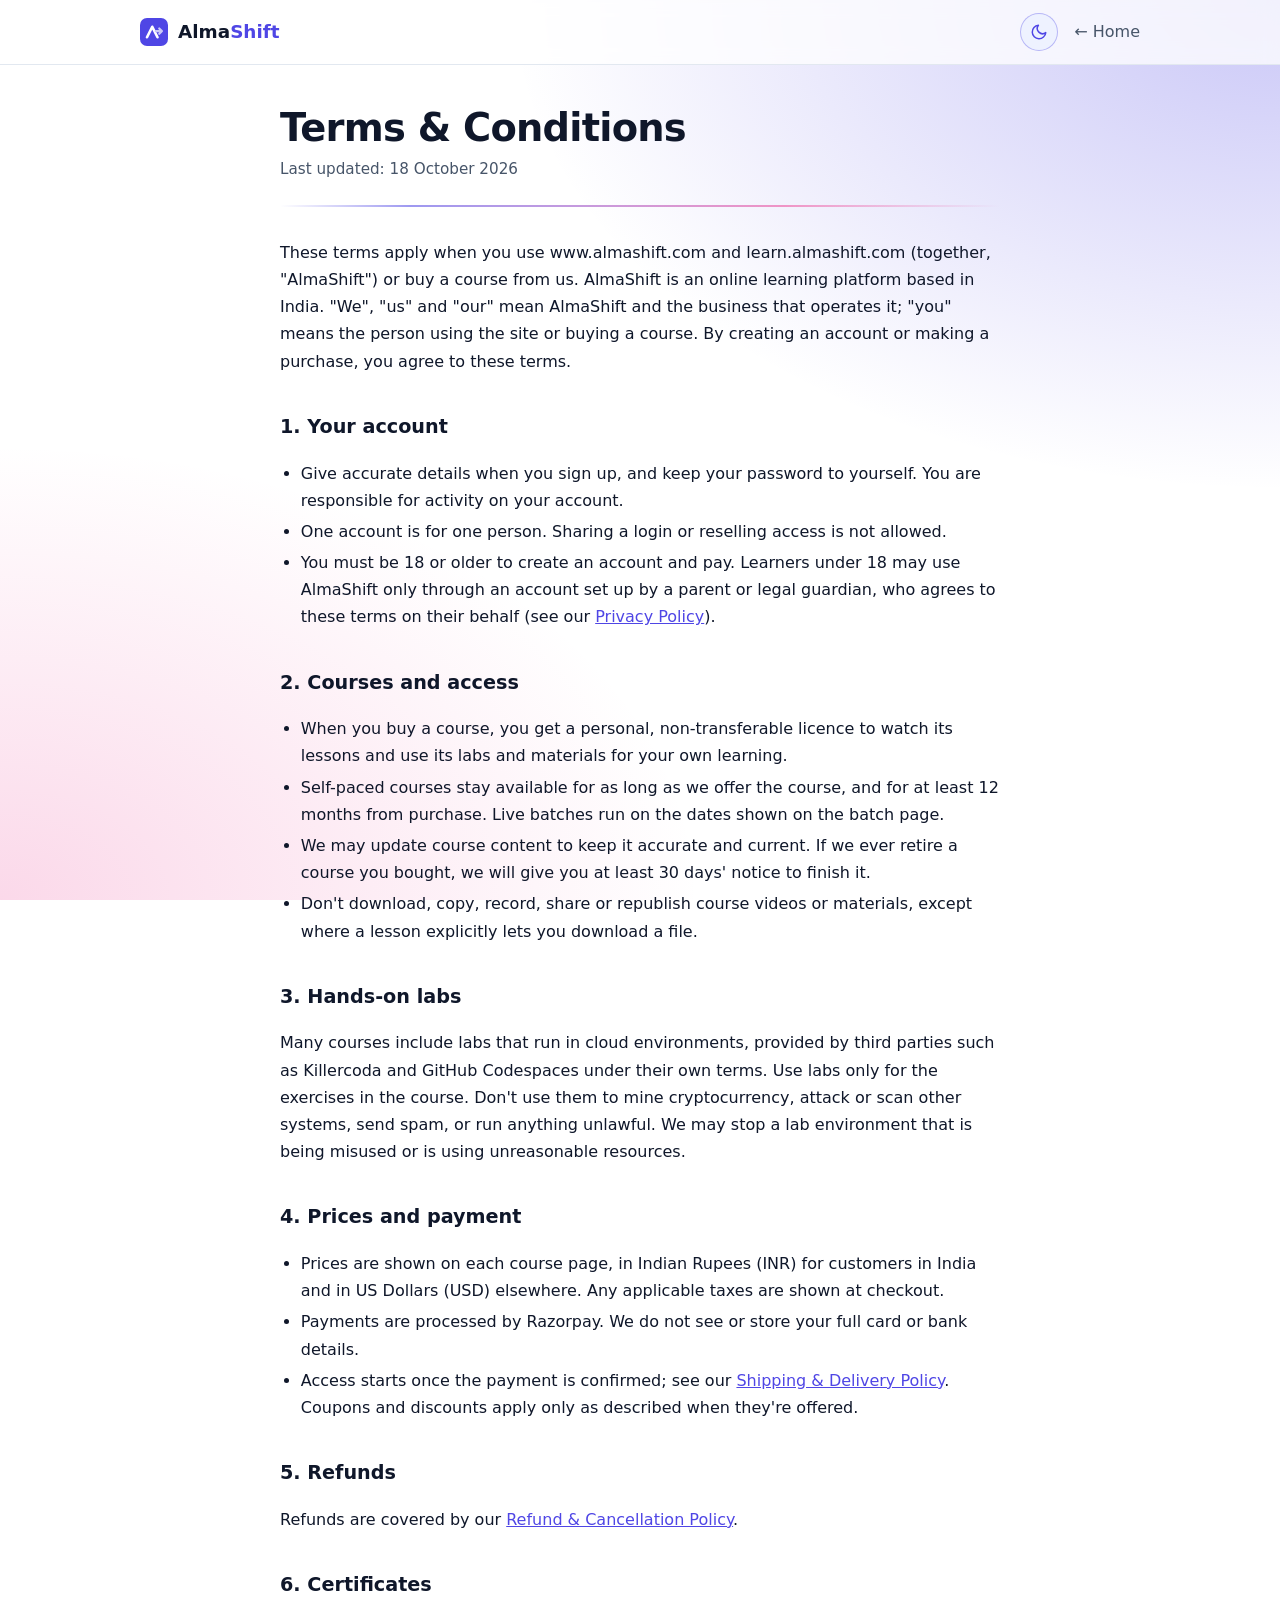
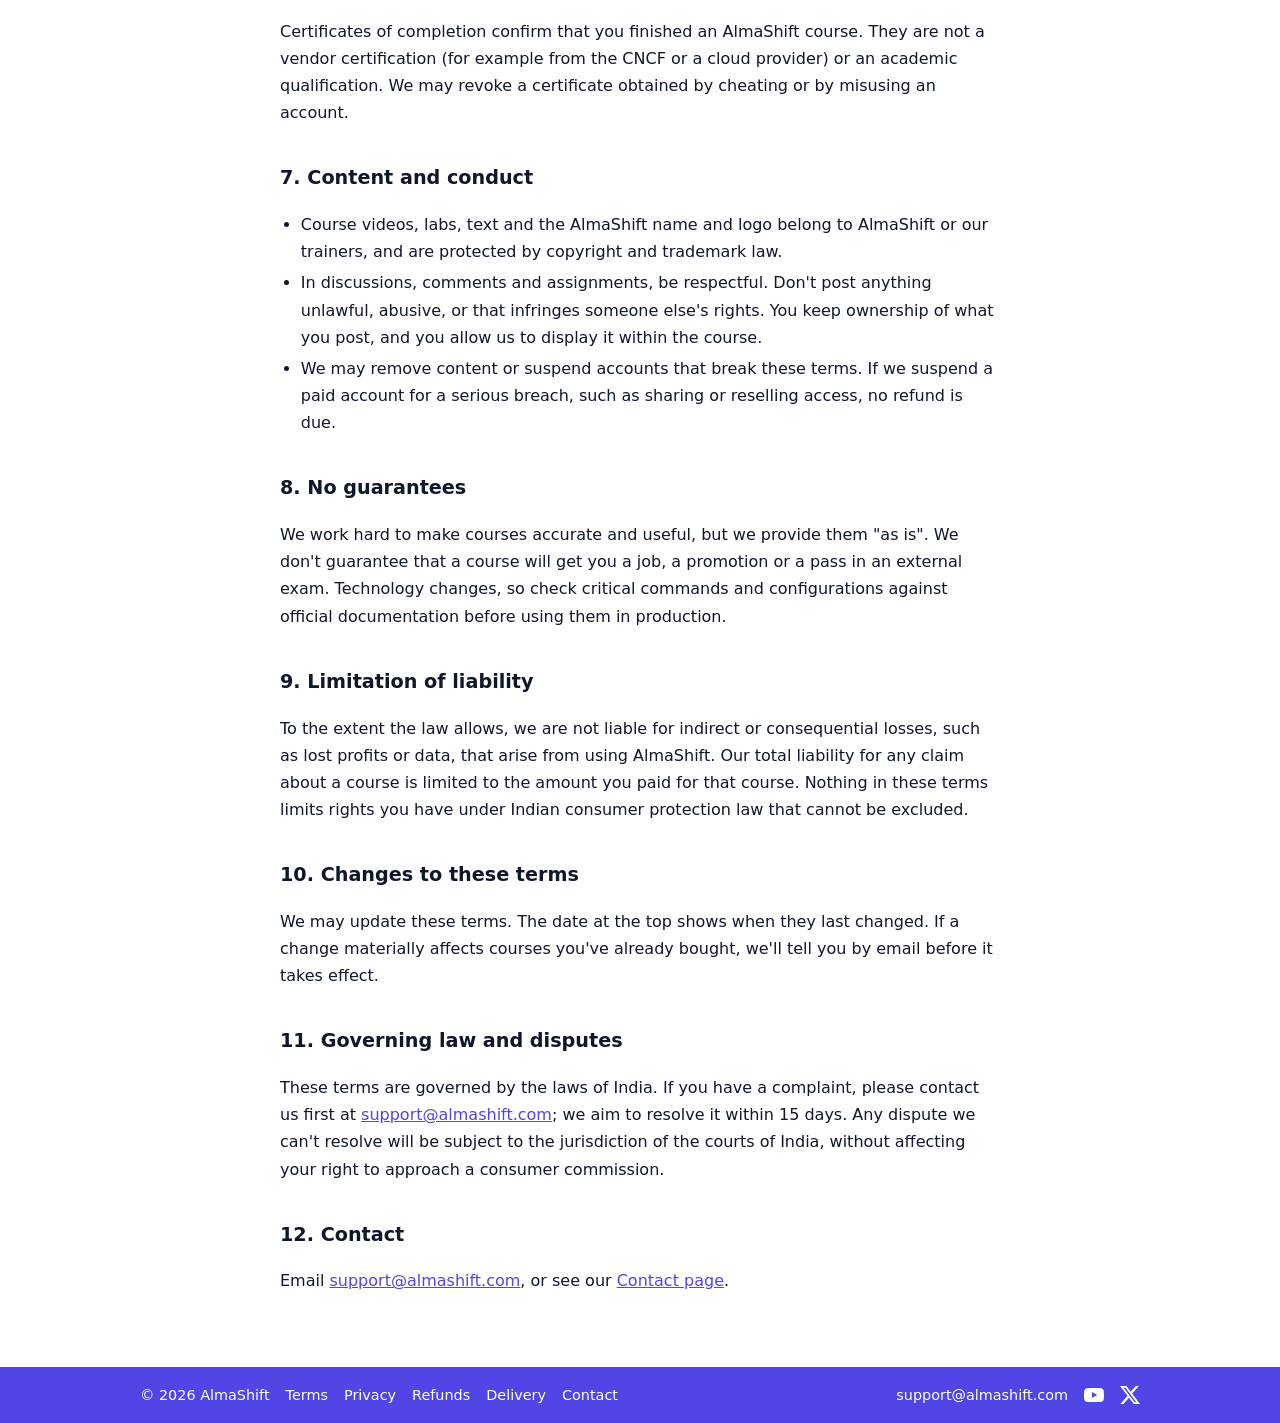
<file: site/terms.html>
<!doctype html>
<html lang="en">
<head>
  <meta charset="utf-8">
  <meta name="viewport" content="width=device-width, initial-scale=1">
  <script>try{var t=localStorage.getItem('theme');if(t==='light'||t==='dark')document.documentElement.dataset.theme=t}catch(e){}</script>
  <title>Terms &amp; Conditions | AlmaShift</title>
  <meta name="description" content="The terms that apply when you use AlmaShift and buy its courses.">
  <link rel="canonical" href="https://www.almashift.com/terms.html">
  <link rel="icon" href="/favicon.ico" sizes="48x48">
  <link rel="icon" href="/favicon.svg" type="image/svg+xml">
  <link rel="icon" href="/favicon-192.png" type="image/png" sizes="192x192">
  <link rel="apple-touch-icon" href="/apple-touch-icon.png">
  <link rel="stylesheet" href="legal.css">
</head>
<body>

<header>
  <div class="wrap nav">
    <a class="logo" href="/" aria-label="AlmaShift home">
      <svg width="28" height="28" viewBox="0 0 64 64" aria-hidden="true">
        <rect class="mark-bg" width="64" height="64" rx="16"/>
        <path class="mark-a" d="M16 44 L28 20 L40 44" fill="none" stroke-width="6" stroke-linecap="round" stroke-linejoin="round"/>
        <path class="mark-arrow" d="M36 30 H50 M44 24 L50 30 L44 36" fill="none" stroke-width="5" stroke-linecap="round" stroke-linejoin="round"/>
      </svg>
      <span>Alma<span>Shift</span></span>
    </a>
    <div class="nav-right">
      <button class="theme-toggle" type="button" aria-label="Switch to dark mode"><svg class="icon-moon" viewBox="0 0 24 24" fill="none" stroke="currentColor" stroke-width="2" stroke-linecap="round" stroke-linejoin="round" aria-hidden="true"><path d="M21 12.8A9 9 0 1 1 11.2 3a7 7 0 0 0 9.8 9.8z"/></svg><svg class="icon-sun" viewBox="0 0 24 24" fill="none" stroke="currentColor" stroke-width="2" stroke-linecap="round" aria-hidden="true"><circle cx="12" cy="12" r="4"/><path d="M12 2v2M12 20v2M4.9 4.9l1.4 1.4M17.7 17.7l1.4 1.4M2 12h2M20 12h2M4.9 19.1l1.4-1.4M17.7 6.3l1.4-1.4"/></svg></button>
      <a class="back" href="/">&larr; Home</a>
    </div>
  </div>
</header>

<main class="wrap">
  <h1>Terms &amp; Conditions</h1>
  <p class="updated">Last updated: 18 October 2026</p>

  <p>These terms apply when you use www.almashift.com and learn.almashift.com (together, "AlmaShift") or buy a course from us. AlmaShift is an online learning platform based in India. "We", "us" and "our" mean AlmaShift and the business that operates it; "you" means the person using the site or buying a course. By creating an account or making a purchase, you agree to these terms.</p>

  <h2>1. Your account</h2>
  <ul>
    <li>Give accurate details when you sign up, and keep your password to yourself. You are responsible for activity on your account.</li>
    <li>One account is for one person. Sharing a login or reselling access is not allowed.</li>
    <li>You must be 18 or older to create an account and pay. Learners under 18 may use AlmaShift only through an account set up by a parent or legal guardian, who agrees to these terms on their behalf (see our <a href="privacy.html">Privacy Policy</a>).</li>
  </ul>

  <h2>2. Courses and access</h2>
  <ul>
    <li>When you buy a course, you get a personal, non-transferable licence to watch its lessons and use its labs and materials for your own learning.</li>
    <li>Self-paced courses stay available for as long as we offer the course, and for at least 12 months from purchase. Live batches run on the dates shown on the batch page.</li>
    <li>We may update course content to keep it accurate and current. If we ever retire a course you bought, we will give you at least 30 days' notice to finish it.</li>
    <li>Don't download, copy, record, share or republish course videos or materials, except where a lesson explicitly lets you download a file.</li>
  </ul>

  <h2>3. Hands-on labs</h2>
  <p>Many courses include labs that run in cloud environments, provided by third parties such as Killercoda and GitHub Codespaces under their own terms. Use labs only for the exercises in the course. Don't use them to mine cryptocurrency, attack or scan other systems, send spam, or run anything unlawful. We may stop a lab environment that is being misused or is using unreasonable resources.</p>

  <h2>4. Prices and payment</h2>
  <ul>
    <li>Prices are shown on each course page, in Indian Rupees (INR) for customers in India and in US Dollars (USD) elsewhere. Any applicable taxes are shown at checkout.</li>
    <li>Payments are processed by Razorpay. We do not see or store your full card or bank details.</li>
    <li>Access starts once the payment is confirmed; see our <a href="shipping.html">Shipping &amp; Delivery Policy</a>. Coupons and discounts apply only as described when they're offered.</li>
  </ul>

  <h2>5. Refunds</h2>
  <p>Refunds are covered by our <a href="refund.html">Refund &amp; Cancellation Policy</a>.</p>

  <h2>6. Certificates</h2>
  <p>Certificates of completion confirm that you finished an AlmaShift course. They are not a vendor certification (for example from the CNCF or a cloud provider) or an academic qualification. We may revoke a certificate obtained by cheating or by misusing an account.</p>

  <h2>7. Content and conduct</h2>
  <ul>
    <li>Course videos, labs, text and the AlmaShift name and logo belong to AlmaShift or our trainers, and are protected by copyright and trademark law.</li>
    <li>In discussions, comments and assignments, be respectful. Don't post anything unlawful, abusive, or that infringes someone else's rights. You keep ownership of what you post, and you allow us to display it within the course.</li>
    <li>We may remove content or suspend accounts that break these terms. If we suspend a paid account for a serious breach, such as sharing or reselling access, no refund is due.</li>
  </ul>

  <h2>8. No guarantees</h2>
  <p>We work hard to make courses accurate and useful, but we provide them "as is". We don't guarantee that a course will get you a job, a promotion or a pass in an external exam. Technology changes, so check critical commands and configurations against official documentation before using them in production.</p>

  <h2>9. Limitation of liability</h2>
  <p>To the extent the law allows, we are not liable for indirect or consequential losses, such as lost profits or data, that arise from using AlmaShift. Our total liability for any claim about a course is limited to the amount you paid for that course. Nothing in these terms limits rights you have under Indian consumer protection law that cannot be excluded.</p>

  <h2>10. Changes to these terms</h2>
  <p>We may update these terms. The date at the top shows when they last changed. If a change materially affects courses you've already bought, we'll tell you by email before it takes effect.</p>

  <h2>11. Governing law and disputes</h2>
  <p>These terms are governed by the laws of India. If you have a complaint, please contact us first at <a href="mailto:support@almashift.com">support@almashift.com</a>; we aim to resolve it within 15 days. Any dispute we can't resolve will be subject to the jurisdiction of the courts of India, without affecting your right to approach a consumer commission.</p>

  <h2>12. Contact</h2>
  <p>Email <a href="mailto:support@almashift.com">support@almashift.com</a>, or see our <a href="contact.html">Contact page</a>.</p>
</main>

<footer>
  <div class="wrap foot">
    <div class="foot-links">
      <span>&copy; 2026 AlmaShift</span>
      <a href="terms.html">Terms</a>
      <a href="privacy.html">Privacy</a>
      <a href="refund.html">Refunds</a>
      <a href="shipping.html">Delivery</a>
      <a href="contact.html">Contact</a>
    </div>
    <div class="foot-links">
      <a href="mailto:support@almashift.com">support@almashift.com</a>
      <a class="social" href="https://www.youtube.com/@almashift" aria-label="AlmaShift on YouTube" rel="me noopener" target="_blank">
        <svg viewBox="0 0 24 24" aria-hidden="true"><path d="M23.5 6.19a3.02 3.02 0 0 0-2.12-2.14C19.5 3.55 12 3.55 12 3.55s-7.5 0-9.38.5A3.02 3.02 0 0 0 .5 6.19C0 8.07 0 12 0 12s0 3.93.5 5.81a3.02 3.02 0 0 0 2.12 2.14c1.87.5 9.38.5 9.38.5s7.5 0 9.38-.5a3.02 3.02 0 0 0 2.12-2.14C24 15.93 24 12 24 12s0-3.93-.5-5.81zM9.55 15.57V8.43L15.82 12l-6.27 3.57z"/></svg>
      </a>
      <a class="social" href="https://x.com/almashift" aria-label="AlmaShift on X" rel="me noopener" target="_blank">
        <svg viewBox="0 0 24 24" aria-hidden="true"><path d="M18.9 1.15h3.68l-8.04 9.19L24 22.85h-7.41l-5.8-7.58-6.64 7.58H.47l8.6-9.83L0 1.15h7.59l5.24 6.93zM17.61 20.64h2.04L6.49 3.24H4.3z"/></svg>
      </a>
    </div>
  </div>
</footer>

<script src="theme.js" defer></script>
</body>
</html>
</file>
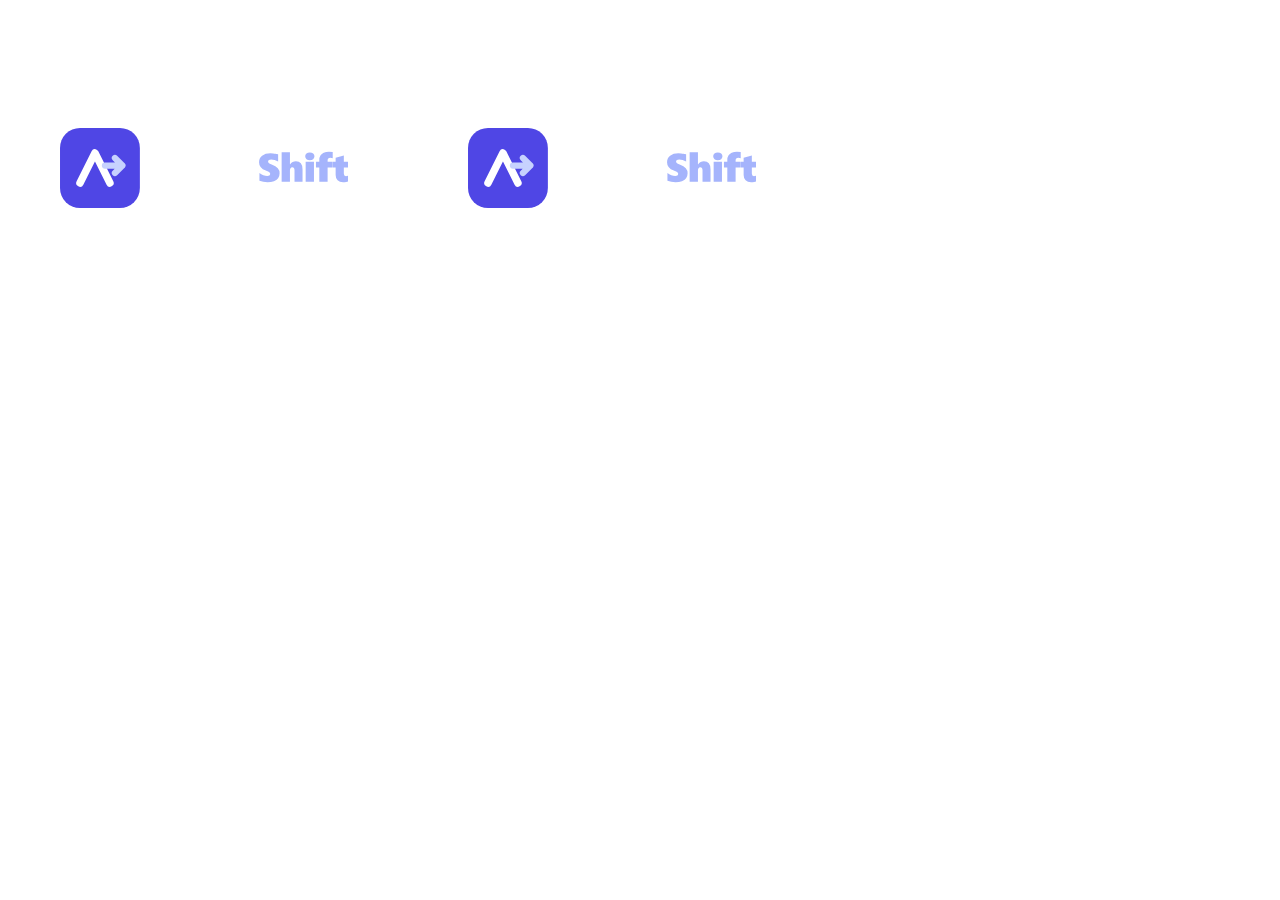
<file: brand/printables/mug-wrap-11oz-black.html>
<!doctype html>
<!-- 11 oz mug wrap for a black mug, 8.5 x 3.5 in (2550x1050 px at 300 DPI), transparent background.
     The logo is printed twice, centred on each half, so it faces out for left- and right-handed drinkers.
     Render: chrome --headless=new --screenshot --window-size=816,336 --force-device-scale-factor=3.125 --default-background-color=00000000
             chrome --headless=new --no-pdf-header-footer --print-to-pdf -->
<html><head><meta charset="utf-8">
<style>
  @page { size: 8.5in 3.5in; margin: 0; }
  html, body { margin: 0; width: 8.5in; height: 3.5in; overflow: hidden; background: transparent; }
  body { display: grid; grid-template-columns: 1fr 1fr; }
  .side { display: flex; align-items: center; justify-content: center; }
  .side img, .side svg { width: 3in; height: auto; display: block; }
</style></head>
<body>
  <div class="side"><img src="almashift-horizontal-color-on-dark.svg" alt="AlmaShift"></div>
  <div class="side"><img src="almashift-horizontal-color-on-dark.svg" alt="AlmaShift"></div>
</body></html>
</file>
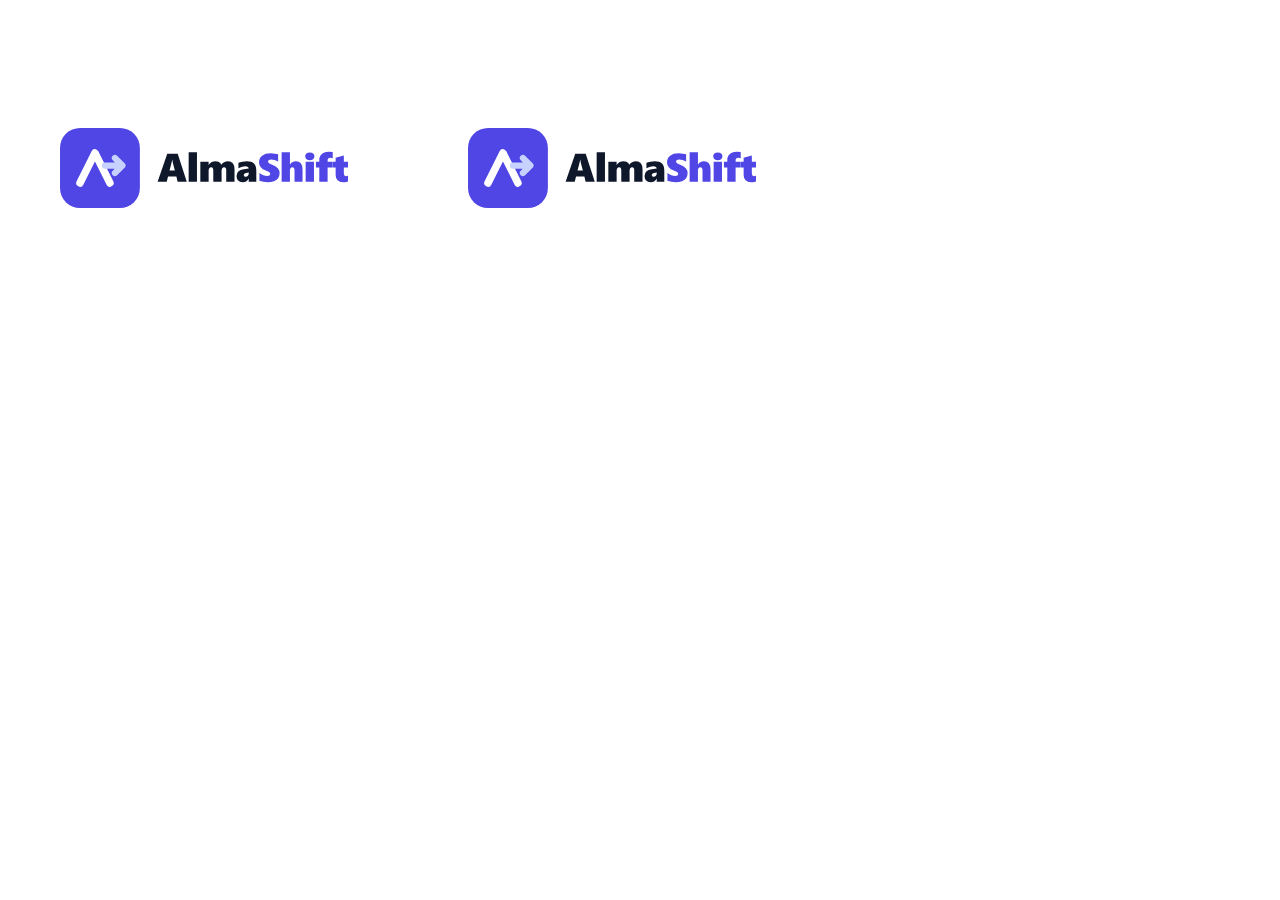
<file: brand/printables/mug-wrap-11oz.html>
<!doctype html>
<!-- 11 oz mug wrap, 8.5 x 3.5 in (2550x1050 px at 300 DPI), white mug.
     The logo is printed twice, centred on each half, so it faces out for left- and right-handed drinkers.
     Render: chrome --headless=new --screenshot --window-size=2550,1050 --force-device-scale-factor=1 -->
<html><head><meta charset="utf-8">
<style>
  @page { size: 8.5in 3.5in; margin: 0; }
  html, body { margin: 0; width: 8.5in; height: 3.5in; overflow: hidden; background: #fff; }
  body { display: grid; grid-template-columns: 1fr 1fr; }
  .side { display: flex; align-items: center; justify-content: center; }
  .side img, .side svg { width: 3in; height: auto; display: block; }
</style></head>
<body>
  <div class="side"><img src="almashift-horizontal-color.svg" alt="AlmaShift"></div>
  <div class="side"><img src="almashift-horizontal-color.svg" alt="AlmaShift"></div>
</body></html>
</file>
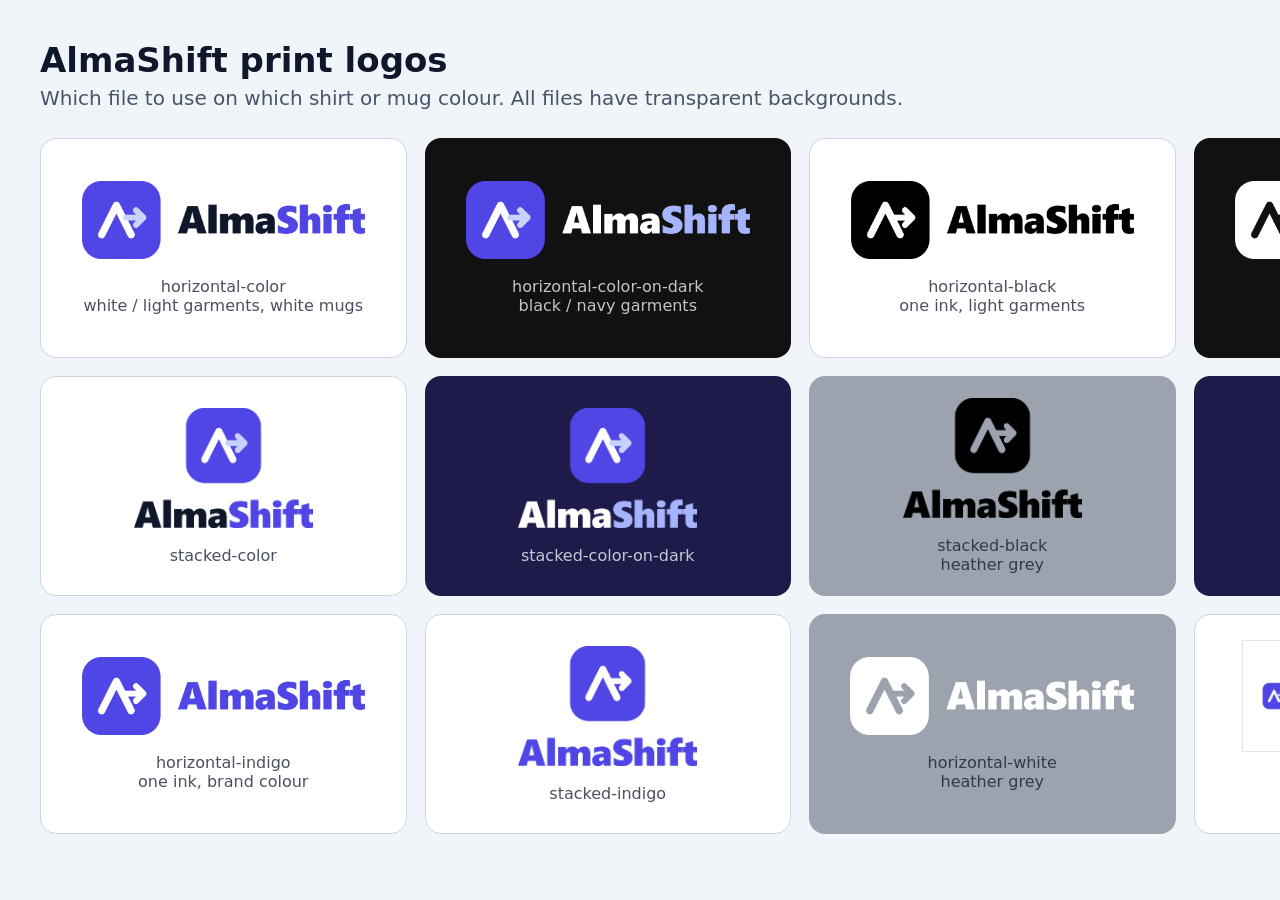
<file: brand/printables/preview.html>
<!doctype html>
<!-- Contact sheet of the print logos on shirt and mug colours, to check the right file for each.
     Render: chrome --headless=new --screenshot --window-size=1600,880 --force-device-scale-factor=1 -->
<html><head><meta charset="utf-8">
<style>
  html, body { margin: 0; width: 1600px; height: 880px; overflow: hidden; }
  body { font-family: "Segoe UI", system-ui, Arial, sans-serif; background: #f1f5f9; color: #0f172a;
         padding: 40px; box-sizing: border-box; }
  h1 { margin: 0 0 6px; font-size: 34px; }
  p.sub { margin: 0 0 28px; color: #475569; font-size: 20px; }
  .grid { display: grid; grid-template-columns: repeat(4, 1fr); gap: 18px; }
  .cell { border-radius: 16px; height: 220px; display: flex; flex-direction: column;
          align-items: center; justify-content: center; gap: 18px; padding: 16px; box-sizing: border-box; }
  .cell img { max-width: 85%; max-height: 120px; }
  .cell span { font-size: 16px; opacity: .75; text-align: center; }
  .white { background: #fff; border: 1px solid #cbd5e1; }
  .grey  { background: #9ca3af; }
  .black { background: #111; color: #fff; }
  .navy  { background: #1e1b4b; color: #fff; }
</style></head>
<body>
  <h1>AlmaShift print logos</h1>
  <p class="sub">Which file to use on which shirt or mug colour. All files have transparent backgrounds.</p>
  <div class="grid">
    <div class="cell white"><img src="almashift-horizontal-color.png"><span>horizontal-color<br>white / light garments, white mugs</span></div>
    <div class="cell black"><img src="almashift-horizontal-color-on-dark.png"><span>horizontal-color-on-dark<br>black / navy garments</span></div>
    <div class="cell white"><img src="almashift-horizontal-black.png"><span>horizontal-black<br>one ink, light garments</span></div>
    <div class="cell black"><img src="almashift-horizontal-white.png"><span>horizontal-white<br>one ink, dark garments</span></div>

    <div class="cell white"><img src="almashift-stacked-color.png"><span>stacked-color</span></div>
    <div class="cell navy"><img src="almashift-stacked-color-on-dark.png"><span>stacked-color-on-dark</span></div>
    <div class="cell grey"><img src="almashift-stacked-black.png"><span>stacked-black<br>heather grey</span></div>
    <div class="cell navy"><img src="almashift-stacked-white.png"><span>stacked-white</span></div>

    <div class="cell white"><img src="almashift-horizontal-indigo.png"><span>horizontal-indigo<br>one ink, brand colour</span></div>
    <div class="cell white"><img src="almashift-stacked-indigo.png"><span>stacked-indigo</span></div>
    <div class="cell grey"><img src="almashift-horizontal-white.png"><span>horizontal-white<br>heather grey</span></div>
    <div class="cell white"><img src="mug-wrap-11oz.png" style="max-height:110px; border:1px solid #e2e8f0"><span>mug-wrap-11oz<br>8.5 × 3.5 in wrap</span></div>
  </div>
</body></html>
</file>
<file: site/legal.css>
/* Shared styles for the policy and contact pages (terms, privacy, refund, contact).
   Same indigo theme tokens as index.html, minus the landing-page animations. */
:root {
  --bg: #ffffff; --bg-alt: #f8fafc; --text: #0f172a; --muted: #475569; --border: #e2e8f0;
  --brand: #4f46e5; --brand-soft: #eef2ff; --on-brand: #ffffff; --accent: #ec4899;
  --glow: 30%;
  --max: 760px;
}
/* Dark theme: follows the device setting unless the visitor picked a theme with the toggle */
@media (prefers-color-scheme: dark) {
  :root:not([data-theme="light"]) {
    --bg: #0b1120; --bg-alt: #111827; --text: #f1f5f9; --muted: #94a3b8; --border: #1e293b;
    --brand: #818cf8; --brand-soft: #1e1b4b; --on-brand: #0b1120;
    --glow: 30%;
  }
}
:root[data-theme="dark"] {
  --bg: #0b1120; --bg-alt: #111827; --text: #f1f5f9; --muted: #94a3b8; --border: #1e293b;
  --brand: #818cf8; --brand-soft: #1e1b4b; --on-brand: #0b1120;
  --glow: 30%;
}

* { box-sizing: border-box; }
body {
  margin: 0; min-height: 100vh;
  font-family: system-ui, -apple-system, "Segoe UI", Roboto, "Helvetica Neue", Arial, sans-serif;
  color: var(--text); line-height: 1.7;
  /* Soft indigo glow top-right and pink bottom-left, as on the landing hero and preview image */
  background:
    radial-gradient(1100px 700px at 100% 0%, color-mix(in srgb, var(--brand) var(--glow), transparent), transparent 70%),
    radial-gradient(1000px 650px at 0% 100%, color-mix(in srgb, var(--accent) calc(var(--glow) * .7), transparent), transparent 70%),
    var(--bg);
  background-attachment: fixed;
}
.wrap { max-width: var(--max); margin: 0 auto; padding: 0 20px; }
/* Header and footer span the same width as on the landing page; only the text column is narrower */
header .wrap, footer .wrap { max-width: 1040px; }

header {
  position: sticky; top: 0; z-index: 10; border-bottom: 1px solid var(--border);
  background: color-mix(in srgb, var(--bg) 75%, transparent);
  backdrop-filter: blur(10px); -webkit-backdrop-filter: blur(10px);
}
.nav { display: flex; align-items: center; justify-content: space-between; height: 64px; }
.logo { display: flex; align-items: center; gap: 10px; font-weight: 800; font-size: 1.15rem; color: var(--text); text-decoration: none; }
.logo .mark-bg { fill: var(--brand); }
.logo .mark-a { stroke: var(--on-brand); }
.logo .mark-arrow { stroke: color-mix(in srgb, var(--on-brand) 70%, var(--brand)); }
.logo span span { color: var(--brand); }
.nav-right { display: flex; align-items: center; gap: 16px; }
.nav a.back { color: var(--muted); text-decoration: none; font-weight: 500; }
.nav a.back:hover { color: var(--brand); }

/* Column layout so the footer sits at the bottom of the window on short pages */
body { display: flex; flex-direction: column; }
main.wrap { flex: 1; width: 100%; padding-top: 40px; padding-bottom: 56px; }
h1 { font-size: clamp(1.8rem, 5vw, 2.4rem); line-height: 1.2; letter-spacing: -0.02em; margin: 0 0 6px; }
.updated { color: var(--muted); margin: 0 0 32px; font-size: .95rem; }
/* Separator under the page title: the landing page's indigo-to-pink line, fading out at both ends */
main.wrap > .updated::after {
  content: ""; display: block; height: 2px; margin-top: 22px; border-radius: 2px;
  background: linear-gradient(90deg, transparent, var(--brand) 18%, var(--accent) 70%, transparent);
  opacity: .55;
}
h2 { font-size: 1.2rem; margin: 36px 0 8px; }
p, li { color: var(--text); }
ul { padding-left: 1.3rem; }
li { margin: 4px 0; }
a { color: var(--brand); }
.note { background: var(--brand-soft); border-radius: 12px; padding: 14px 18px; margin: 24px 0; }
.card {
  border: 1px solid var(--border); border-radius: 14px; padding: 18px 22px; margin: 16px 0;
  background: color-mix(in srgb, var(--bg) 85%, transparent);
  box-shadow: 0 12px 32px -20px rgba(15, 23, 42, .25);
}
.card h2 { margin-top: 0; }

/* Contact page: wider layout, About on the left, details card on the right; stacks on phones */
body.wide { --max: 980px; }
.contact-cols { display: grid; grid-template-columns: 1.3fr 1fr; gap: 48px; align-items: start; }
.contact-cols h2 { margin-top: 0; }
.contact-cols > section { padding-top: 25px; } /* line its heading up with the card's */
.contact-cols .card { margin: 0; padding: 24px 26px; }
dl.contact { margin: 0; }
dl.contact dt { font-size: .76rem; font-weight: 700; letter-spacing: .06em; text-transform: uppercase; color: var(--muted); }
dl.contact dd { margin: 2px 0 16px; }
dl.contact dd:last-child { margin-bottom: 0; }
@media (max-width: 760px) {
  .contact-cols { grid-template-columns: 1fr; gap: 24px; }
  .contact-cols > section { padding-top: 0; }
}

/* Placeholders still to be filled in before launch; search the source for class="todo" */
mark.todo { background: #fde68a; color: #78350f; border-radius: 4px; padding: 0 4px; }

/* Footer uses the button colours (brand background, on-brand text) in both themes */
footer { background: var(--brand); padding: 16px 0; color: var(--on-brand); font-size: .9rem; }
/* Same markup and look as the landing page footer */
.foot { display: flex; flex-wrap: wrap; gap: 8px 20px; justify-content: space-between; align-items: center; }
.foot-links { display: flex; flex-wrap: wrap; align-items: center; gap: 4px 16px; }
.foot a { color: var(--on-brand); text-decoration: none; }
.foot a:hover { text-decoration: underline; text-underline-offset: 3px; }
.social { display: inline-flex; transition: transform .2s ease; }
.social:hover { transform: translateY(-2px); }
.social svg { width: 20px; height: 20px; fill: currentColor; }

/* Light/dark toggle: indigo moon in light mode; a glowing amber sun in dark mode so the
   way back to light is easy to spot */
.theme-toggle {
  width: 38px; height: 38px; border-radius: 50%; display: grid; place-items: center; flex: none; cursor: pointer;
  border: 1px solid color-mix(in srgb, var(--brand) 35%, transparent);
  background: var(--brand-soft); color: var(--brand);
  transition: color .2s, background-color .2s, border-color .2s, box-shadow .2s, transform .3s;
}
.theme-toggle:hover { border-color: var(--brand); transform: rotate(-15deg); }
.theme-toggle[data-current="dark"] {
  color: #fbbf24; background: rgba(251, 191, 36, .14); border-color: rgba(251, 191, 36, .55);
  box-shadow: 0 0 16px -2px rgba(251, 191, 36, .55);
}
.theme-toggle[data-current="dark"]:hover { background: rgba(251, 191, 36, .24); border-color: #fbbf24; }
.theme-toggle:focus-visible { outline: 2px solid var(--brand); outline-offset: 2px; }
.theme-toggle svg { width: 18px; height: 18px; }
.theme-toggle .icon-sun, .theme-toggle[data-current="dark"] .icon-moon { display: none; }
.theme-toggle[data-current="dark"] .icon-sun { display: block; }
</file>
